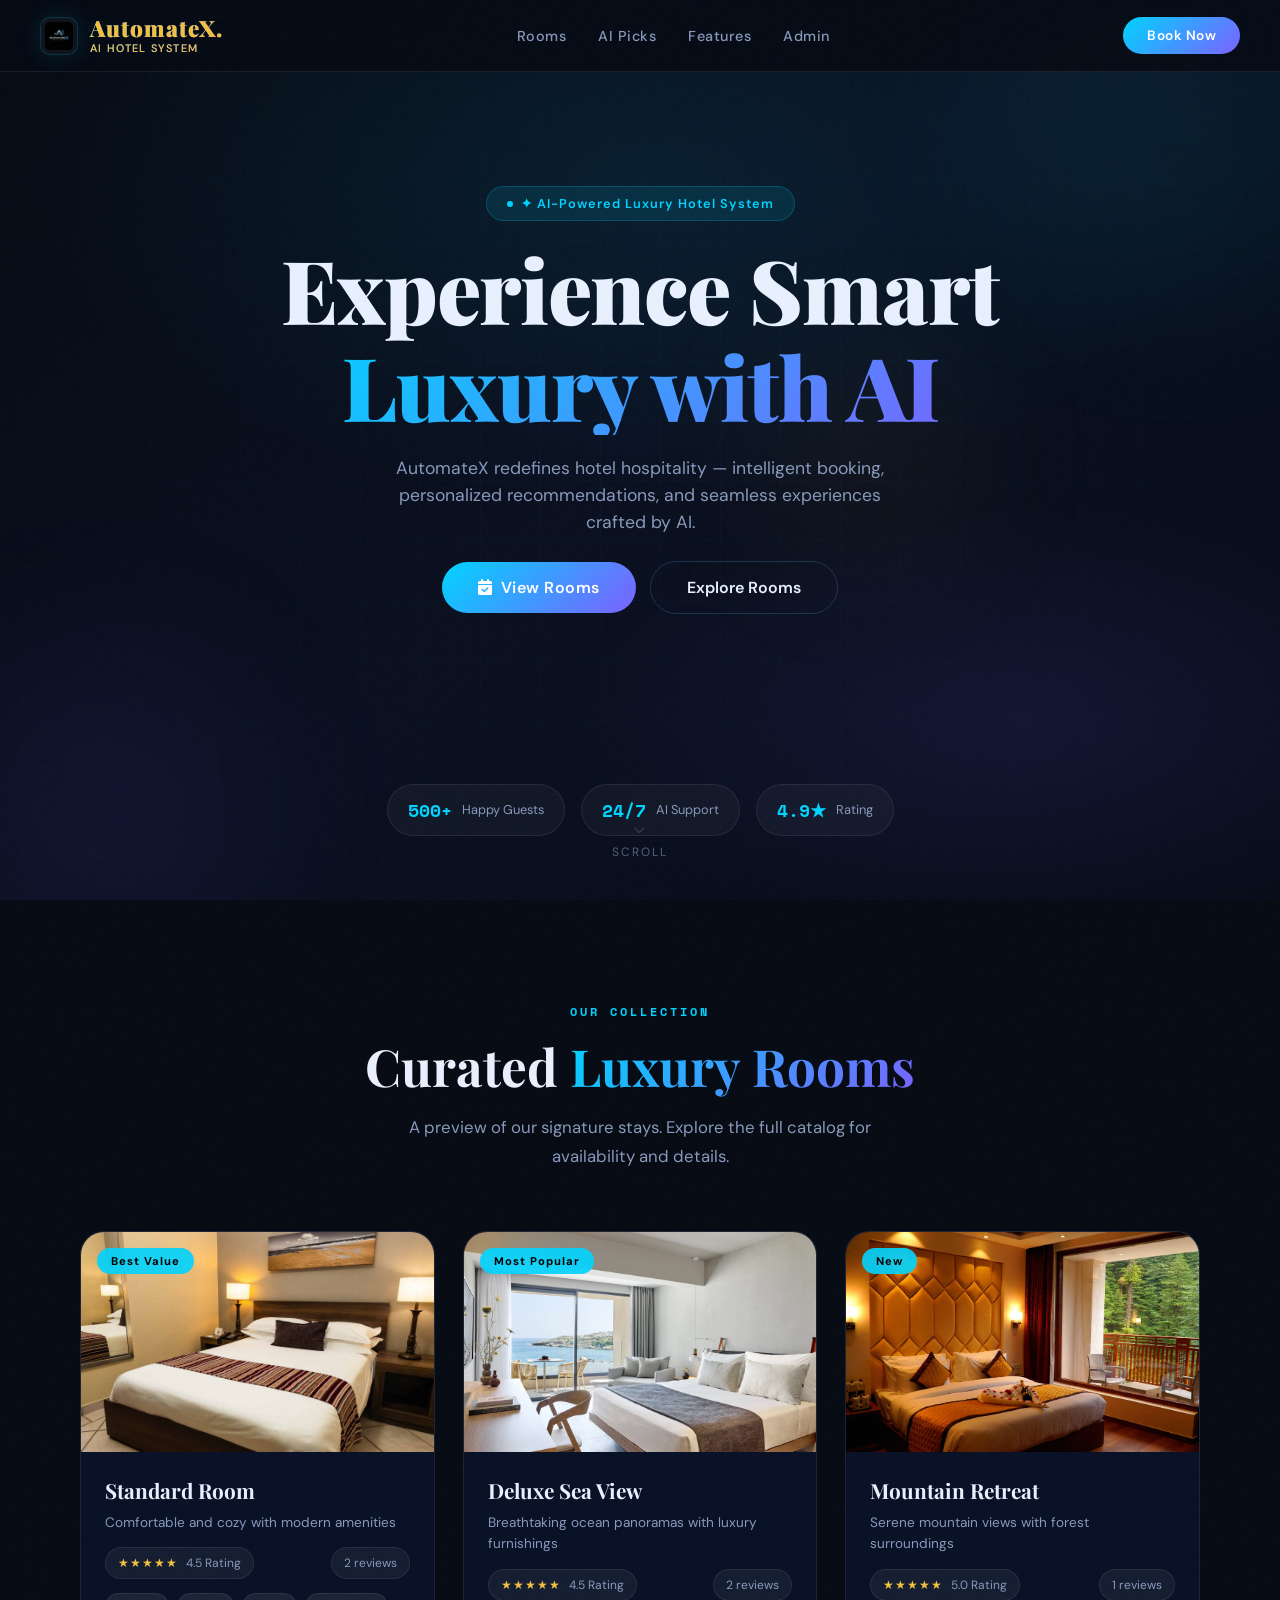
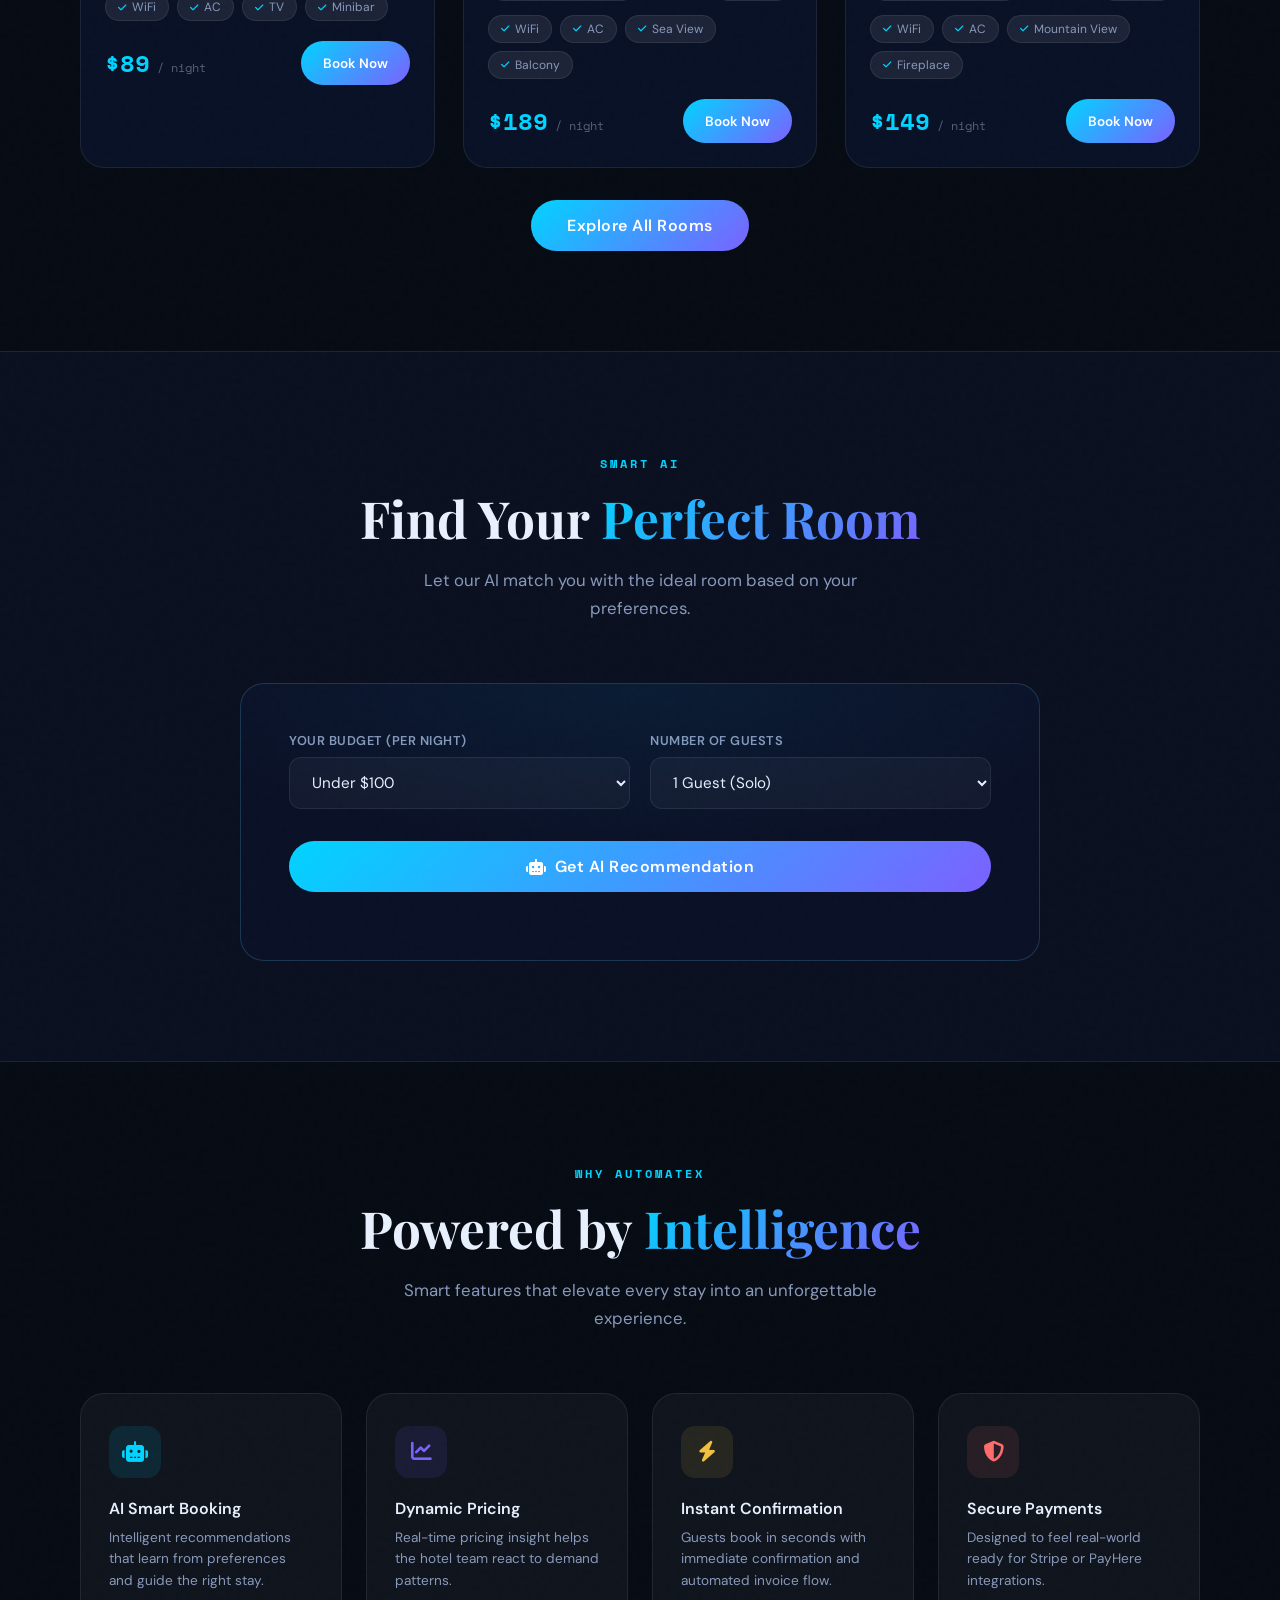
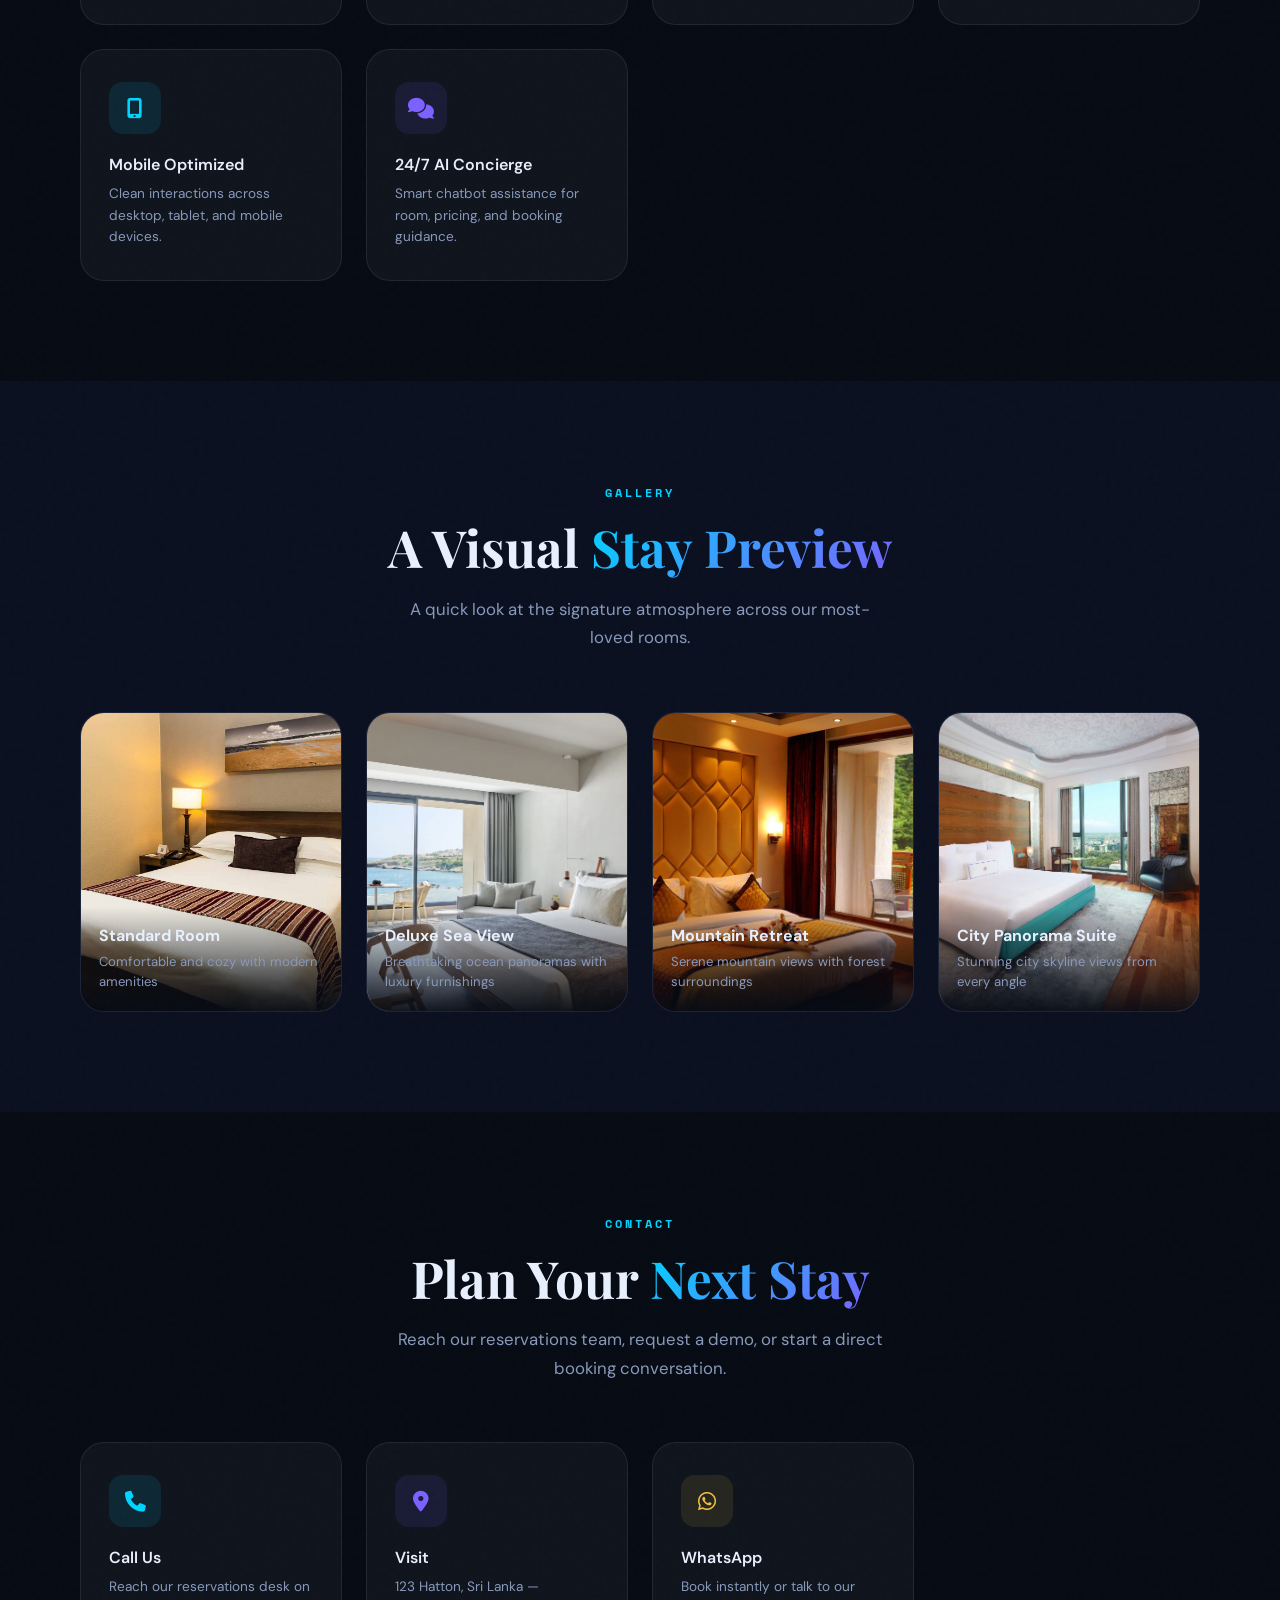
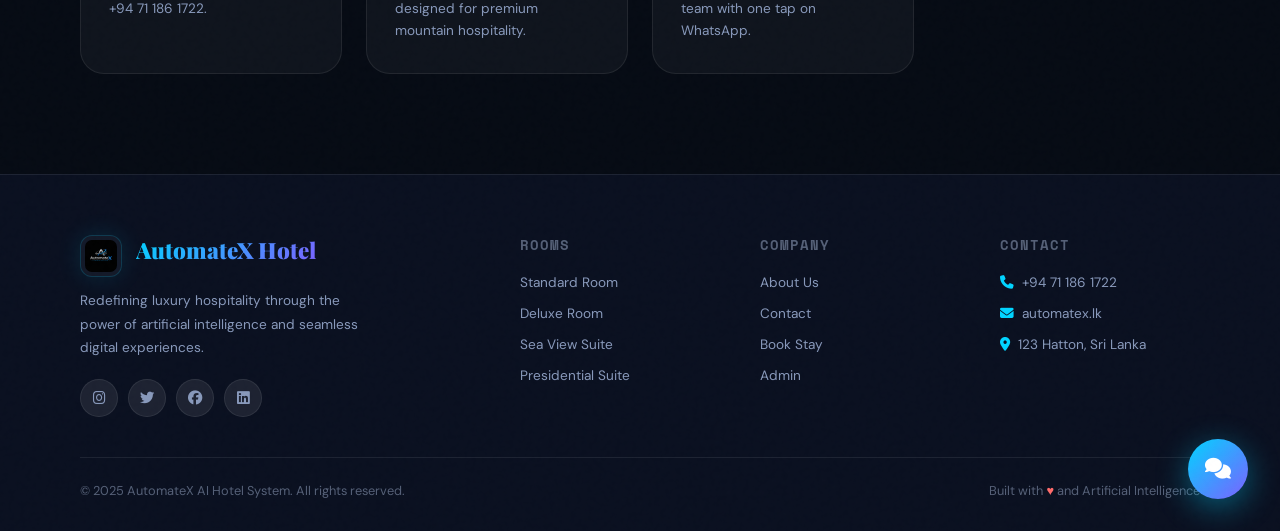
<file: index.html>
<!DOCTYPE html>
<html lang="en">
<head>
<meta charset="UTF-8">
<meta name="viewport" content="width=device-width, initial-scale=1.0">
<title>AutomateX AI Hotel System</title>
<link href="https://fonts.googleapis.com/css2?family=Playfair+Display:wght@400;700;900&family=DM+Sans:wght@300;400;500;600&family=Space+Mono:wght@400;700&display=swap" rel="stylesheet">
<link rel="stylesheet" href="https://cdnjs.cloudflare.com/ajax/libs/font-awesome/6.5.0/css/all.min.css">
<link rel="stylesheet" href="./assets/styles.css">
</head>
<body data-page="home" class="page-shell">
<div class="toast-container" id="toastContainer"></div>
<div class="notification-stack" id="notificationStack"></div>
<div id="siteNavbar"></div>
<main class="page-main">
  <section class="hero" id="hero">
    <div class="hero-bg"></div><div class="hero-grid"></div><div class="orb orb1"></div><div class="orb orb2"></div><div class="orb orb3"></div>
    <div class="hero-content">
      <div class="hero-badge">✦ AI-Powered Luxury Hotel System</div>
      <h1><span class="line1">Experience Smart</span><span class="line2">Luxury with AI</span></h1>
      <p>AutomateX redefines hotel hospitality — intelligent booking, personalized recommendations, and seamless experiences crafted by AI.</p>
      <div class="hero-btns">
        <a class="btn-primary" href="./rooms.html"><i class="fa fa-calendar-check" style="margin-right:8px"></i>View Rooms</a>
        <button class="btn-outline" onclick="smoothScrollTo('rooms-preview')">Explore Rooms</button>
      </div>
    </div>
    <div class="hero-stats">
      <div class="stat-chip"><span class="stat-num">500+</span><span class="stat-label">Happy Guests</span></div>
      <div class="stat-chip"><span class="stat-num">24/7</span><span class="stat-label">AI Support</span></div>
      <div class="stat-chip"><span class="stat-num">4.9★</span><span class="stat-label">Rating</span></div>
    </div>
    <div class="hero-scroll"><i class="fa fa-chevron-down"></i><span>SCROLL</span></div>
  </section>

  <section id="rooms-preview" style="background:var(--bg);">
    <div class="container">
      <div class="section-header">
        <div class="section-tag">Our Collection</div>
        <h2 class="section-title">Curated <span class="gradient-text">Luxury Rooms</span></h2>
        <p class="section-sub">A preview of our signature stays. Explore the full catalog for availability and details.</p>
      </div>
      <div class="rooms-grid" id="roomsPreviewGrid"></div>
      <div style="text-align:center;margin-top:32px;"><a class="btn-primary" href="./rooms.html">Explore All Rooms</a></div>
    </div>
  </section>

  <section class="ai-section" id="ai-rec">
    <div class="container">
      <div class="section-header">
        <div class="section-tag">Smart AI</div>
        <h2 class="section-title">Find Your <span class="gradient-text">Perfect Room</span></h2>
        <p class="section-sub">Let our AI match you with the ideal room based on your preferences.</p>
      </div>
      <div class="ai-card">
        <div class="ai-form">
          <div class="form-group">
            <label>Your Budget (per night)</label>
            <select id="aibudget"><option value="100">Under $100</option><option value="200">$100 – $200</option><option value="350">$200 – $350</option><option value="999">$350+</option></select>
          </div>
          <div class="form-group">
            <label>Number of Guests</label>
            <select id="aiguests"><option value="1">1 Guest (Solo)</option><option value="2">2 Guests (Couple)</option><option value="3">3–4 Guests (Family)</option><option value="5">5+ Guests (Group)</option></select>
          </div>
        </div>
        <button class="btn-primary" id="runAIButton" style="width:100%;margin-bottom:20px;"><i class="fa fa-robot" style="margin-right:8px"></i>Get AI Recommendation</button>
        <div class="ai-thinking" id="aiThinking">✦ AI is analyzing your preferences…</div>
        <div class="ai-result" id="aiResult"><div class="ai-icon">🤖</div><div class="ai-result-text"><h4 id="aiRoomName">Deluxe Sea View Room</h4><p id="aiReason">Based on your budget and guest count, this is our best match.</p></div></div>
      </div>
    </div>
  </section>

  <section id="features" style="background:var(--bg);">
    <div class="container">
      <div class="section-header">
        <div class="section-tag">Why AutomateX</div>
        <h2 class="section-title">Powered by <span class="gradient-text">Intelligence</span></h2>
        <p class="section-sub">Smart features that elevate every stay into an unforgettable experience.</p>
      </div>
      <div class="features-grid">
        <div class="feature-card"><div class="feat-icon blue"><i class="fa fa-robot"></i></div><h3>AI Smart Booking</h3><p>Intelligent recommendations that learn from preferences and guide the right stay.</p></div>
        <div class="feature-card"><div class="feat-icon purple"><i class="fa fa-chart-line"></i></div><h3>Dynamic Pricing</h3><p>Real-time pricing insight helps the hotel team react to demand patterns.</p></div>
        <div class="feature-card"><div class="feat-icon gold"><i class="fa fa-bolt"></i></div><h3>Instant Confirmation</h3><p>Guests book in seconds with immediate confirmation and automated invoice flow.</p></div>
        <div class="feature-card"><div class="feat-icon red"><i class="fa fa-shield-halved"></i></div><h3>Secure Payments</h3><p>Designed to feel real-world ready for Stripe or PayHere integrations.</p></div>
        <div class="feature-card"><div class="feat-icon blue"><i class="fa fa-mobile-alt"></i></div><h3>Mobile Optimized</h3><p>Clean interactions across desktop, tablet, and mobile devices.</p></div>
        <div class="feature-card"><div class="feat-icon purple"><i class="fa fa-comments"></i></div><h3>24/7 AI Concierge</h3><p>Smart chatbot assistance for room, pricing, and booking guidance.</p></div>
      </div>
    </div>
  </section>

  <section id="gallery" style="background:var(--bg2);">
    <div class="container">
      <div class="section-header">
        <div class="section-tag">Gallery</div>
        <h2 class="section-title">A Visual <span class="gradient-text">Stay Preview</span></h2>
        <p class="section-sub">A quick look at the signature atmosphere across our most-loved rooms.</p>
      </div>
      <div class="gallery-grid" id="galleryGrid"></div>
    </div>
  </section>

  <section id="contact" style="background:var(--bg);">
    <div class="container">
      <div class="section-header">
        <div class="section-tag">Contact</div>
        <h2 class="section-title">Plan Your <span class="gradient-text">Next Stay</span></h2>
        <p class="section-sub">Reach our reservations team, request a demo, or start a direct booking conversation.</p>
      </div>
      <div class="features-grid" id="contactCards"></div>
    </div>
  </section>
</main>
<div id="siteFooter"></div>
<div id="bookingRoot"></div>
<div id="chatbotRoot"></div>
<script src="./assets/app.js"></script>
</body>
</html>
</file>
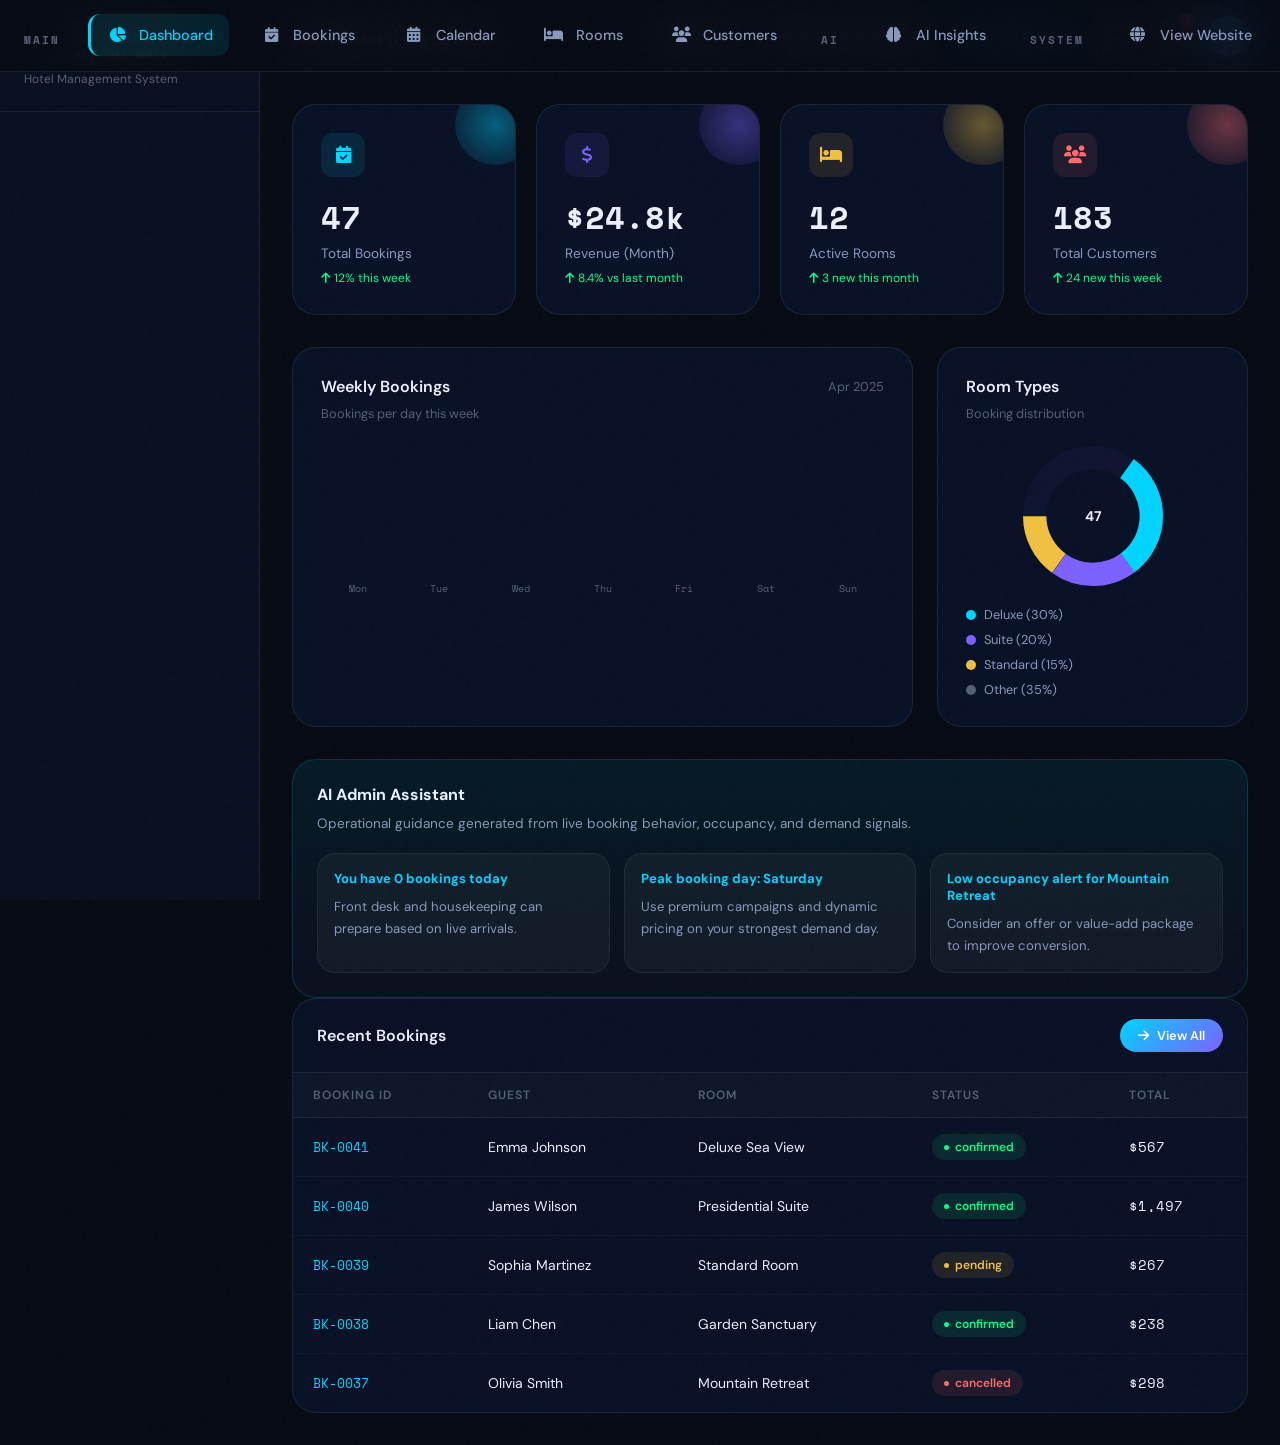
<file: admin.html>
<!DOCTYPE html>
<html lang="en">
<head>
<meta charset="UTF-8"><meta name="viewport" content="width=device-width, initial-scale=1.0">
<title>Admin Dashboard | AutomateX AI Hotel System</title>
<link href="https://fonts.googleapis.com/css2?family=Playfair+Display:wght@400;700;900&family=DM+Sans:wght@300;400;500;600&family=Space+Mono:wght@400;700&display=swap" rel="stylesheet">
<link rel="stylesheet" href="https://cdnjs.cloudflare.com/ajax/libs/font-awesome/6.5.0/css/all.min.css">
<link rel="stylesheet" href="./assets/styles.css">
</head>
<body data-page="admin" class="page-shell">
<div class="toast-container" id="toastContainer"></div><div class="notification-stack" id="notificationStack"></div>
<div class="page active" id="adminPage">
  <div class="sidebar" id="adminSidebar">
    <div class="sidebar-logo"><div class="nav-logo"><img src="./Images/logo.png" alt="AutomateX logo" class="brand-logo-img small"><span class="brand-logo-text"><span>AutomateX<span>.</span></span><span class="brand-logo-sub">AI Hotel Suite</span></span></div><p>Hotel Management System</p></div>
    <nav class="sidebar-nav">
      <div class="sidebar-section">Main</div>
      <div class="sidebar-item active" data-panel="dashboard"><i class="fa fa-chart-pie"></i>Dashboard</div>
      <div class="sidebar-item" data-panel="bookings"><i class="fa fa-calendar-check"></i>Bookings</div>
      <div class="sidebar-item" data-panel="calendar"><i class="fa fa-calendar-days"></i>Calendar</div>
      <div class="sidebar-item" data-panel="rooms"><i class="fa fa-bed"></i>Rooms</div>
      <div class="sidebar-item" data-panel="customers"><i class="fa fa-users"></i>Customers</div>
      <div class="sidebar-section">AI</div>
      <div class="sidebar-item" data-panel="insights"><i class="fa fa-brain"></i>AI Insights</div>
      <div class="sidebar-section">System</div>
      <a class="sidebar-item" href="./index.html"><i class="fa fa-globe"></i>View Website</a>
    </nav>
  </div>
  <div class="admin-main">
    <div class="admin-topbar"><div style="display:flex;align-items:center;gap:12px;"><button class="admin-menu-btn" onclick="toggleSidebar()" aria-label="Toggle admin menu"><i class="fa fa-bars"></i></button><div class="topbar-title" id="adminTitle">Dashboard Overview</div></div><div class="topbar-right"><select class="toolbar-select" id="languageToggle"><option value="en">English</option><option value="si">Sinhala</option><option value="ta">Tamil</option></select><button class="toolbar-btn" id="demoModeBtn"><i class="fa fa-wand-magic-sparkles"></i><span>Enable Demo Mode</span></button><div class="role-pill" id="rolePill">Admin Access</div><div class="topbar-btn"><i class="fa fa-search"></i></div><div class="topbar-btn"><i class="fa fa-bell"></i><div class="notif-badge">3</div></div><div class="admin-avatar" title="Admin User">AX</div></div></div>
    <div class="admin-content">
      <div class="admin-panel active" id="panel-dashboard">
        <div class="stats-grid">
          <div class="stat-card blue"><div class="stat-card-icon"><i class="fa fa-calendar-check"></i></div><div class="stat-card-num" id="statBookings">47</div><div class="stat-card-label">Total Bookings</div><div class="stat-card-change"><i class="fa fa-arrow-up"></i> 12% this week</div></div>
          <div class="stat-card purple"><div class="stat-card-icon"><i class="fa fa-dollar-sign"></i></div><div class="stat-card-num" id="statRevenue">$24.8k</div><div class="stat-card-label">Revenue (Month)</div><div class="stat-card-change"><i class="fa fa-arrow-up"></i> 8.4% vs last month</div></div>
          <div class="stat-card gold"><div class="stat-card-icon"><i class="fa fa-bed"></i></div><div class="stat-card-num" id="statRooms">12</div><div class="stat-card-label">Active Rooms</div><div class="stat-card-change"><i class="fa fa-arrow-up"></i> 3 new this month</div></div>
          <div class="stat-card red"><div class="stat-card-icon"><i class="fa fa-users"></i></div><div class="stat-card-num" id="statCustomers">183</div><div class="stat-card-label">Total Customers</div><div class="stat-card-change"><i class="fa fa-arrow-up"></i> 24 new this week</div></div>
        </div>
        <div class="charts-grid"><div class="chart-card"><div class="chart-title">Weekly Bookings <span style="font-size:.8rem;color:var(--text3);font-weight:400">Apr 2025</span></div><div class="chart-sub">Bookings per day this week</div><div class="bar-chart" id="weeklyChart"></div></div><div class="chart-card"><div class="chart-title">Room Types</div><div class="chart-sub">Booking distribution</div><div class="donut-wrap"><svg class="donut-svg" viewBox="0 0 120 120"><circle cx="60" cy="60" r="50" fill="none" stroke="#0d1530" stroke-width="20"/><circle cx="60" cy="60" r="50" fill="none" stroke="#00d4ff" stroke-width="20" stroke-dasharray="94.2 220" stroke-dashoffset="-31" transform="rotate(-90 60 60)"/><circle cx="60" cy="60" r="50" fill="none" stroke="#7b61ff" stroke-width="20" stroke-dasharray="62.8 220" stroke-dashoffset="-125" transform="rotate(-90 60 60)"/><circle cx="60" cy="60" r="50" fill="none" stroke="#f0c040" stroke-width="20" stroke-dasharray="47.1 220" stroke-dashoffset="-188" transform="rotate(-90 60 60)"/><text x="60" y="64" text-anchor="middle" fill="#e8f0fe" font-size="12" font-weight="bold">47</text></svg><div class="donut-legend"><div class="legend-item"><div class="legend-dot" style="background:var(--neon)"></div>Deluxe (30%)</div><div class="legend-item"><div class="legend-dot" style="background:var(--neon2)"></div>Suite (20%)</div><div class="legend-item"><div class="legend-dot" style="background:var(--gold)"></div>Standard (15%)</div><div class="legend-item"><div class="legend-dot" style="background:var(--text3)"></div>Other (35%)</div></div></div></div></div>
        <div class="assistant-card"><h3>AI Admin Assistant</h3><p>Operational guidance generated from live booking behavior, occupancy, and demand signals.</p><div class="assistant-insights" id="assistantInsights"></div></div>
        <div class="table-card"><div class="table-header"><h3>Recent Bookings</h3><button class="btn-add" onclick="showPanel('bookings',document.querySelector('[data-panel=bookings]'))" style="padding:8px 18px;font-size:.8rem;"><i class="fa fa-arrow-right"></i> View All</button></div><div style="overflow-x:auto;"><table class="data-table" id="recentBookingsTable"></table></div></div>
      </div>
      <div class="admin-panel" id="panel-bookings"><div class="page-header"><h2>Booking Management</h2><div class="panel-actions"><button class="toolbar-btn" onclick="exportBookingsCSV()"><i class="fa fa-file-csv"></i><span>Export Bookings</span></button><div class="search-bar"><i class="fa fa-search"></i><input type="text" id="bookingSearch" placeholder="Search bookings..."></div></div></div><div class="table-card"><div style="overflow-x:auto;"><table class="data-table" id="bookingsTable"></table></div></div></div>
      <div class="admin-panel" id="panel-calendar"><div class="page-header"><h2>Booking Calendar</h2><div class="role-pill" id="calendarOccupancyLabel">Occupancy View</div></div><div class="calendar-shell"><div class="calendar-card"><div class="calendar-head"><div><h3 style="font-size:1.1rem;margin-bottom:6px;" id="calendarMonthLabel">April 2025</h3><p style="font-size:.82rem;color:var(--text2);">Booked dates glow in neon. Click a date to inspect occupancy and reservation details.</p></div><div class="calendar-nav"><button onclick="changeCalendarMonth(-1)"><i class="fa fa-chevron-left"></i></button><button onclick="changeCalendarMonth(1)"><i class="fa fa-chevron-right"></i></button></div></div><div class="calendar-weekdays"><div>Sun</div><div>Mon</div><div>Tue</div><div>Wed</div><div>Thu</div><div>Fri</div><div>Sat</div></div><div class="calendar-grid" id="calendarGrid"></div></div><div class="day-bookings-card"><h3 style="font-size:1.1rem;">Date Snapshot</h3><p style="font-size:.82rem;color:var(--text2);margin-top:6px;" id="calendarSelectedDateLabel">Select a date to view live booking activity.</p><div class="day-bookings-list" id="dayBookingsList"></div></div></div></div>
      <div class="admin-panel" id="panel-rooms"><div class="page-header"><h2>Room Management</h2></div><div class="room-admin-grid" id="adminRoomsGrid"></div></div>
      <div class="admin-panel" id="panel-customers"><div class="page-header"><h2>Customer Management</h2><div class="panel-actions"><button class="toolbar-btn" onclick="exportCustomersCSV()"><i class="fa fa-file-export"></i><span>Export Customers</span></button><div class="search-bar"><i class="fa fa-search"></i><input type="text" id="customerSearch" placeholder="Search customers..."></div></div></div><div class="table-card"><div style="overflow-x:auto;"><table class="data-table" id="customersTable"></table></div></div></div>
      <div class="admin-panel" id="panel-insights"><div class="page-header"><h2>AI Smart Insights</h2></div><div class="insights-grid"><div class="insight-card"><h4>Most Booked Room</h4><div class="insight-value">Deluxe Sea View</div><div class="insight-sub">18 bookings this month</div></div><div class="insight-card"><h4>Peak Booking Day</h4><div class="insight-value">Friday</div><div class="insight-sub">42% more bookings vs avg</div></div><div class="insight-card"><h4>Avg Stay Duration</h4><div class="insight-value">3.2 nights</div><div class="insight-sub">↑ 0.4 nights vs last month</div></div><div class="insight-card"><h4>Occupancy Rate</h4><div class="insight-value">78%</div><div class="insight-sub">Target: 85% — 7% gap</div></div><div class="insight-card"><h4>Revenue per Room</h4><div class="insight-value">$2,066</div><div class="insight-sub">This month average</div></div><div class="insight-card"><h4>Guest Satisfaction</h4><div class="insight-value" id="avgReviewInsight">4.9 / 5</div><div class="insight-sub" id="avgReviewInsightSub">Based on 83 reviews</div></div></div><div class="smart-insight-banner"><h4>Smart Pricing Insight</h4><p id="smartPricingMessage">High demand detected on weekends — consider increasing price by 10%.</p></div><div class="table-card" style="margin-top:24px;"><div class="table-header"><h3>AI Assistant Watchlist</h3></div><div style="padding:24px;"><div class="insight-bullet-list" id="insightWatchlist"></div></div></div></div>
    </div>
  </div>
  <div class="sidebar-toggle" onclick="toggleSidebar()"><i class="fa fa-bars"></i></div>
</div>
<script src="./assets/app.js"></script>
</body>
</html>
</file>
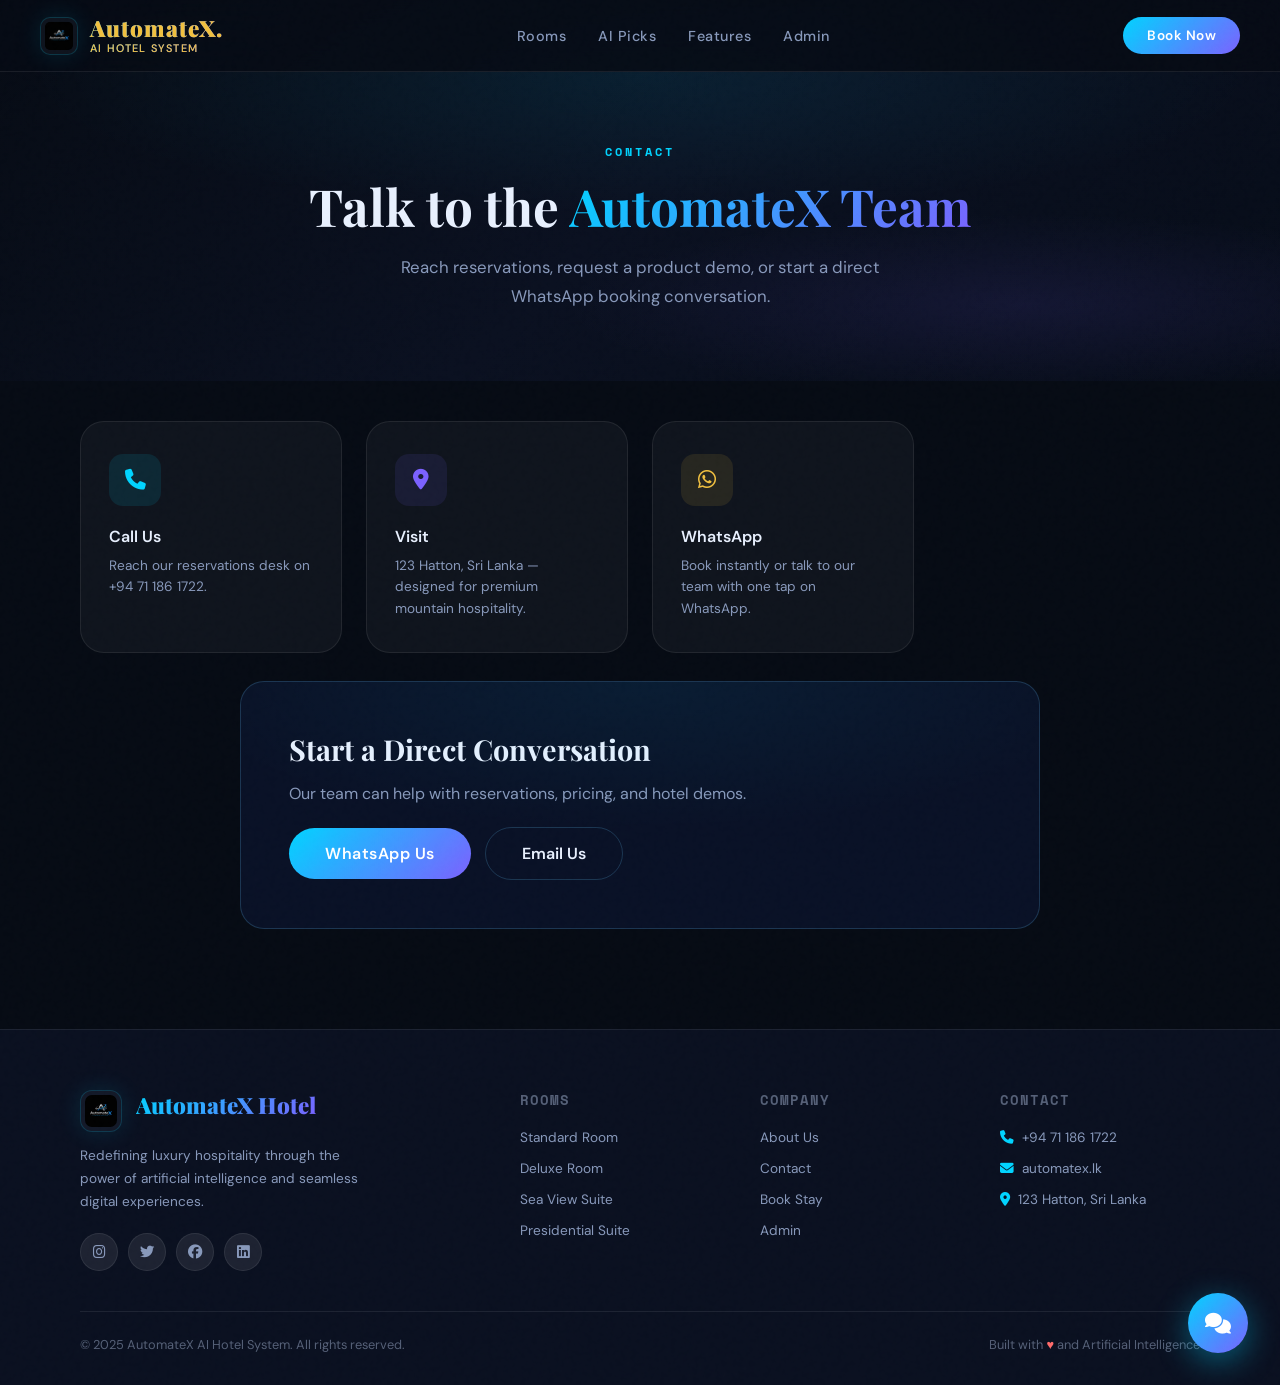
<file: contact.html>
<!DOCTYPE html>
<html lang="en">
<head>
<meta charset="UTF-8"><meta name="viewport" content="width=device-width, initial-scale=1.0">
<title>Contact | AutomateX AI Hotel System</title>
<link href="https://fonts.googleapis.com/css2?family=Playfair+Display:wght@400;700;900&family=DM+Sans:wght@300;400;500;600&family=Space+Mono:wght@400;700&display=swap" rel="stylesheet">
<link rel="stylesheet" href="https://cdnjs.cloudflare.com/ajax/libs/font-awesome/6.5.0/css/all.min.css">
<link rel="stylesheet" href="./assets/styles.css">
</head>
<body data-page="contact" class="page-shell">
<div class="toast-container" id="toastContainer"></div><div class="notification-stack" id="notificationStack"></div>
<div id="siteNavbar"></div>
<main class="page-main">
  <section class="page-hero"><div class="container"><div class="page-hero-content"><div class="section-tag">Contact</div><h1 class="section-title">Talk to the <span class="gradient-text">AutomateX Team</span></h1><p class="section-sub">Reach reservations, request a product demo, or start a direct WhatsApp booking conversation.</p></div></div></section>
  <section style="background:var(--bg);padding-top:40px;"><div class="container"><div class="features-grid" id="contactCards"></div><div class="contact-panel"><div class="ai-card"><h3 style="font-family:'Playfair Display',serif;font-size:1.8rem;margin-bottom:12px;">Start a Direct Conversation</h3><p style="color:var(--text2);line-height:1.7;margin-bottom:20px;">Our team can help with reservations, pricing, and hotel demos.</p><div class="hero-btns" style="justify-content:flex-start;"><a class="btn-primary" href="https://wa.me/?text=Hello%2C%20I%20would%20like%20to%20know%20more%20about%20AutomateX%20Hotel%20bookings%20and%20demos.">WhatsApp Us</a><a class="btn-outline" href="mailto:hello@automatex.ai">Email Us</a></div></div></div></div></section>
</main>
<div id="siteFooter"></div>
<div id="bookingRoot"></div>
<div id="chatbotRoot"></div>
<script src="./assets/app.js"></script>
</body>
</html>
</file>
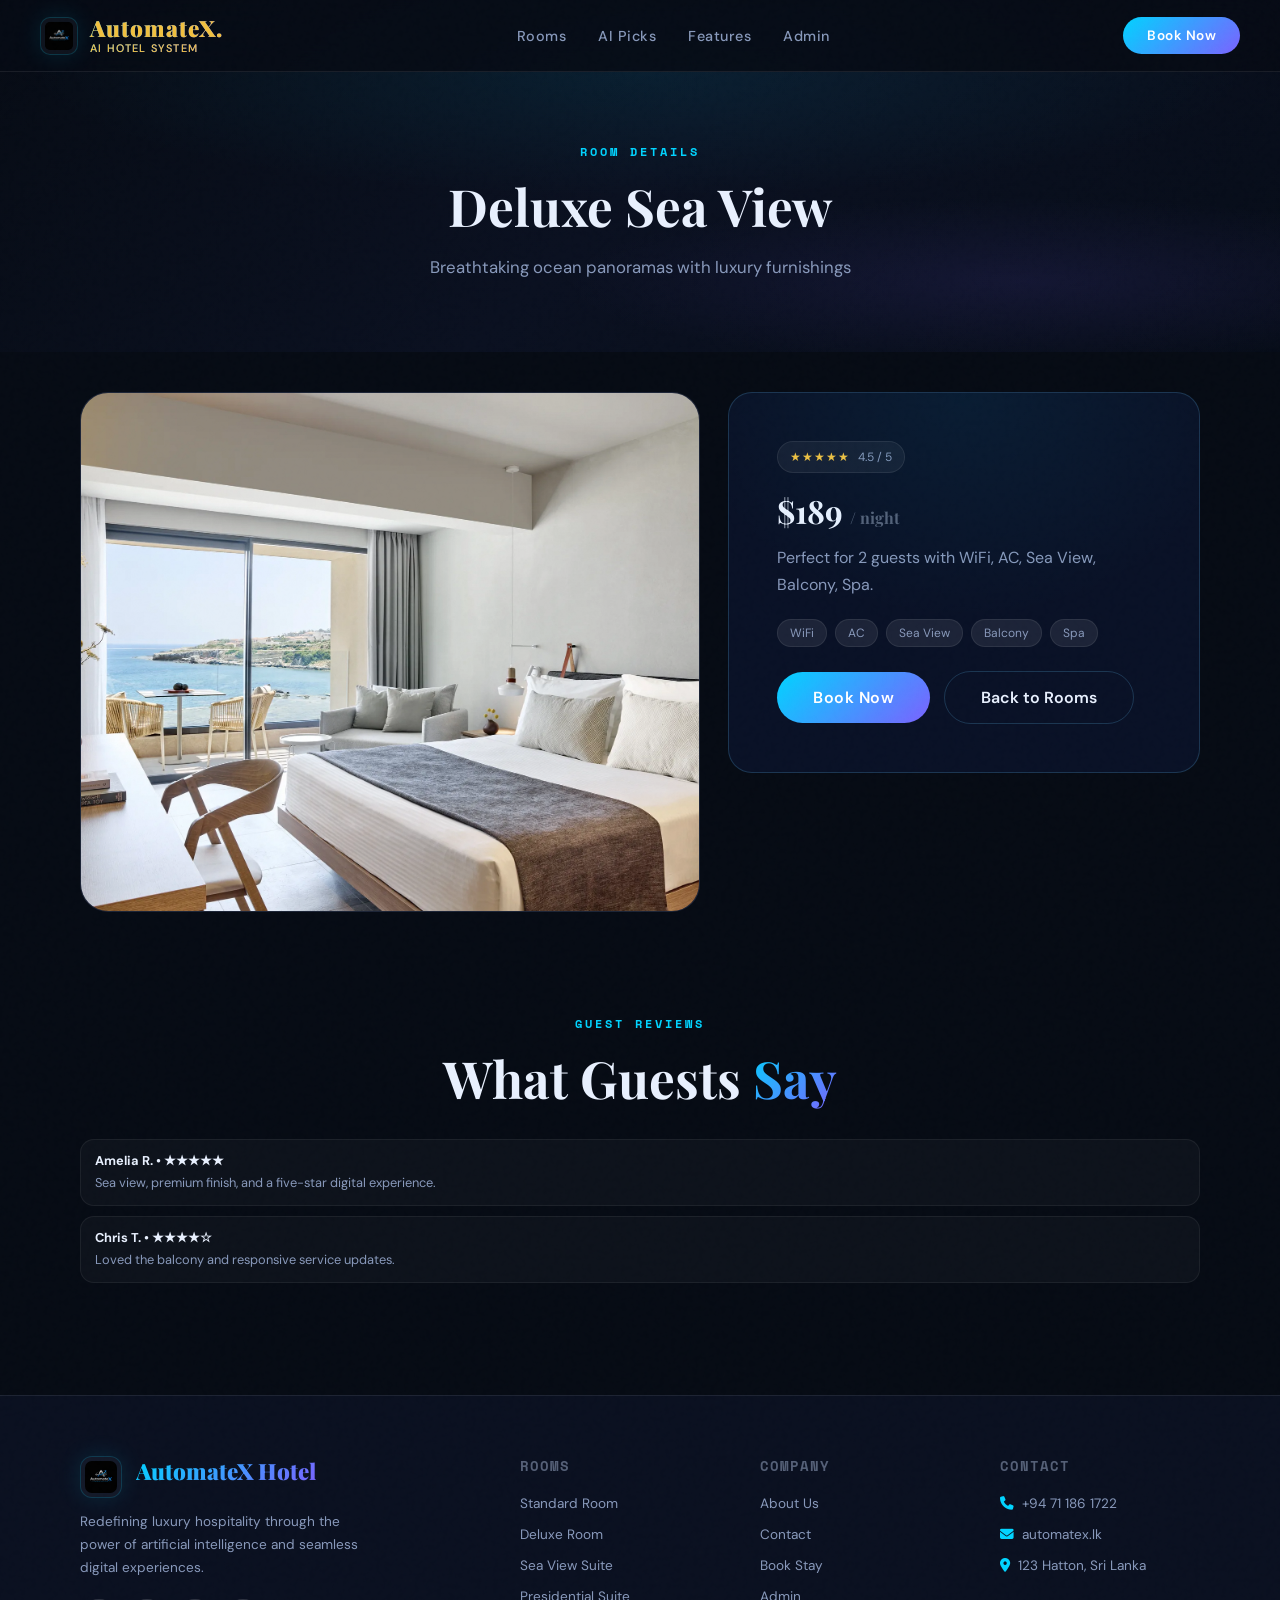
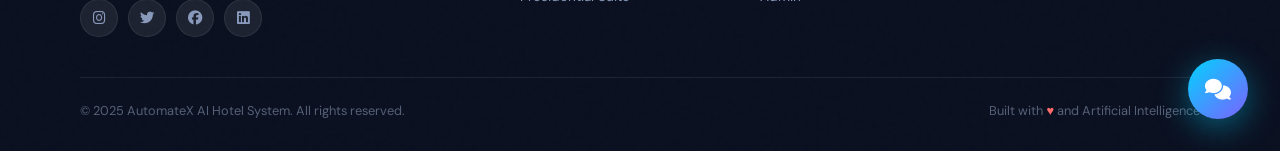
<file: room-details.html>
<!DOCTYPE html>
<html lang="en">
<head>
<meta charset="UTF-8"><meta name="viewport" content="width=device-width, initial-scale=1.0">
<title>Room Details | AutomateX AI Hotel System</title>
<link href="https://fonts.googleapis.com/css2?family=Playfair+Display:wght@400;700;900&family=DM+Sans:wght@300;400;500;600&family=Space+Mono:wght@400;700&display=swap" rel="stylesheet">
<link rel="stylesheet" href="https://cdnjs.cloudflare.com/ajax/libs/font-awesome/6.5.0/css/all.min.css">
<link rel="stylesheet" href="./assets/styles.css">
</head>
<body data-page="details" class="page-shell">
<div class="toast-container" id="toastContainer"></div><div class="notification-stack" id="notificationStack"></div>
<div id="siteNavbar"></div>
<main class="page-main"><div id="roomDetailsMount"></div></main>
<div id="siteFooter"></div>
<div id="bookingRoot"></div>
<div id="chatbotRoot"></div>
<script src="./assets/app.js"></script>
</body>
</html>
</file>
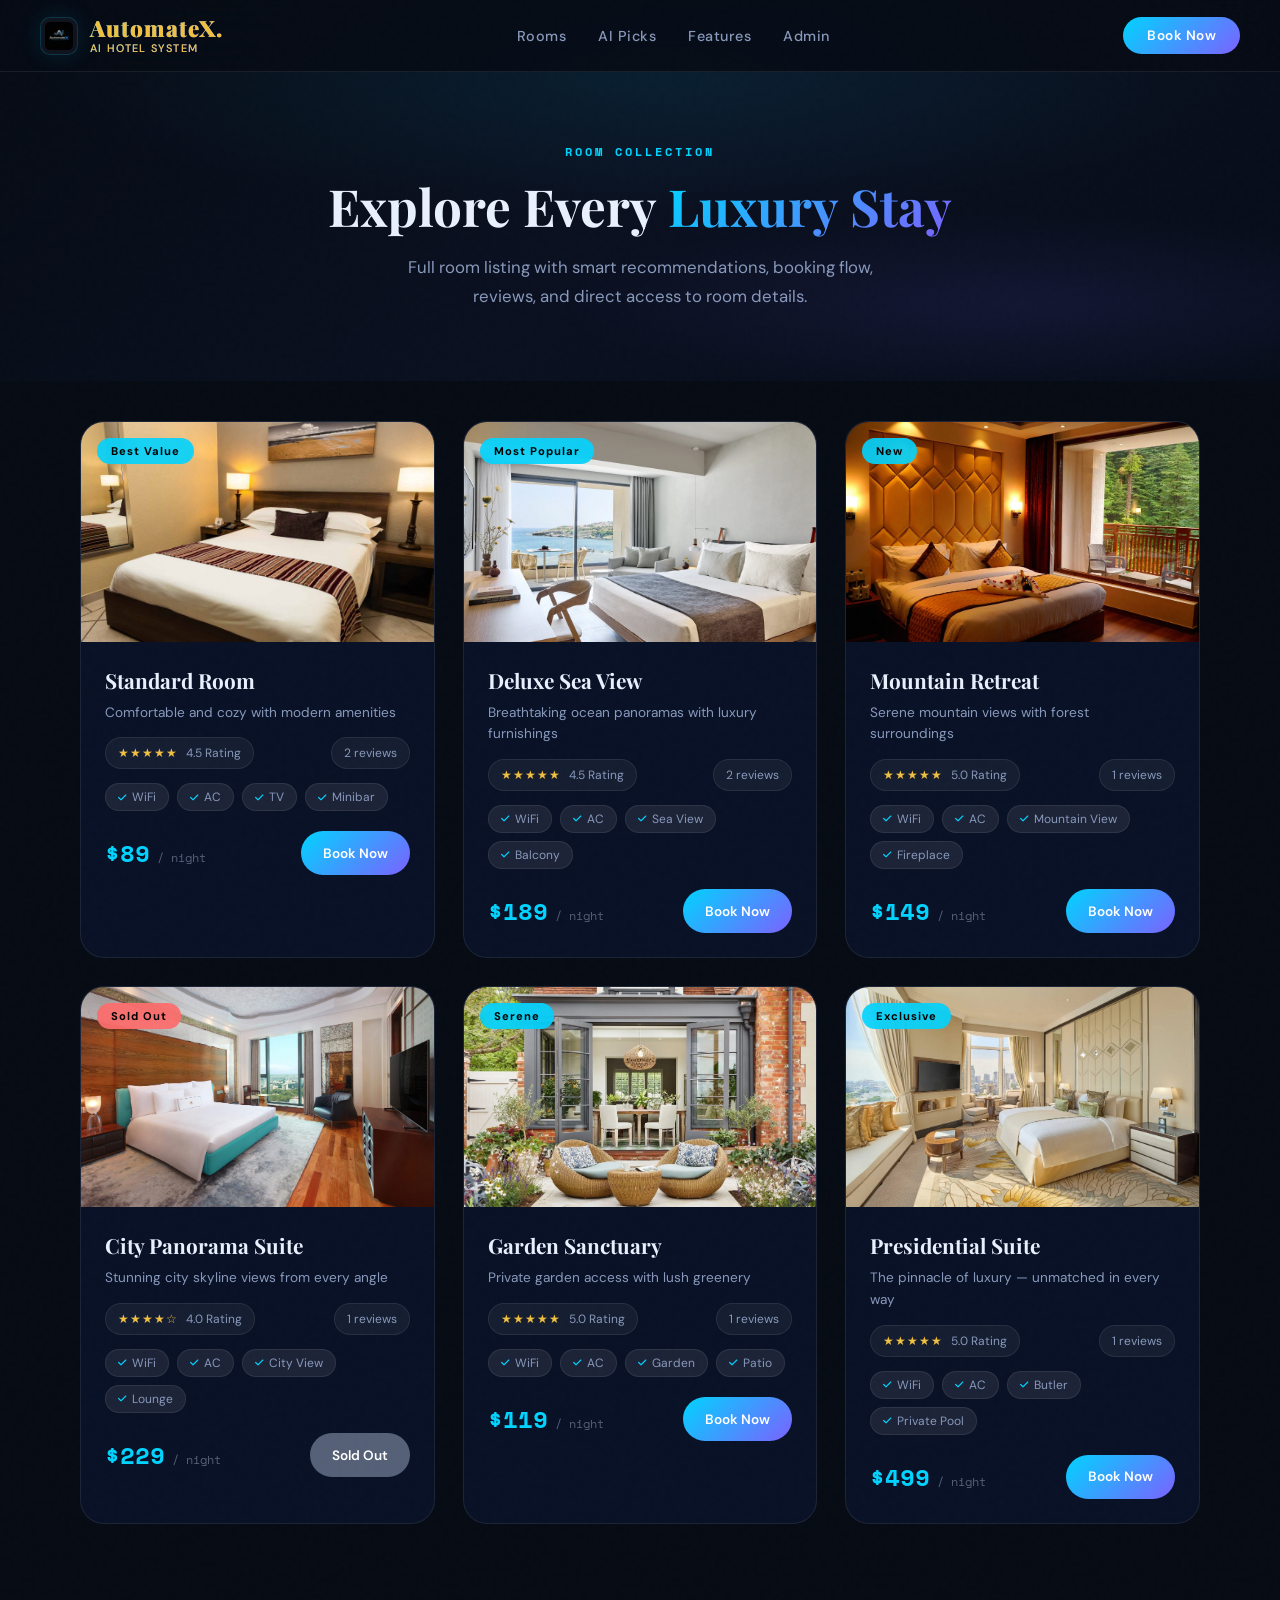
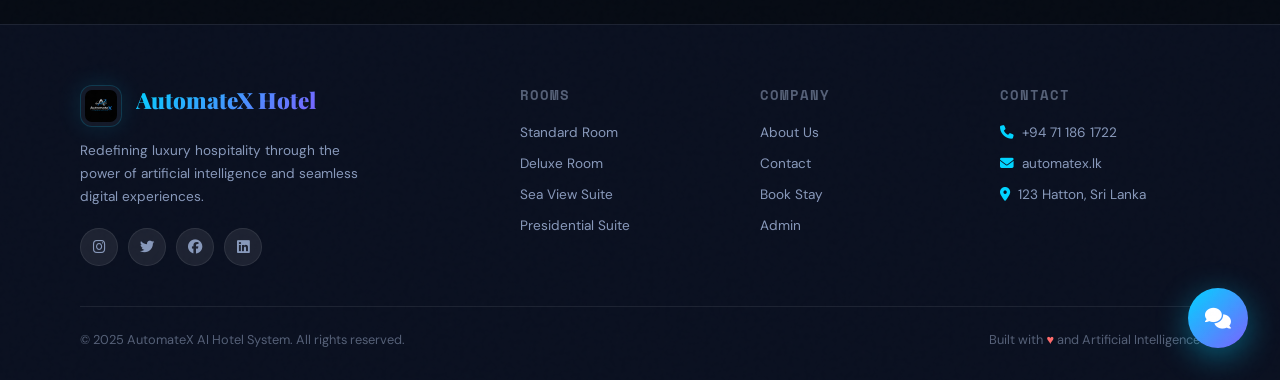
<file: rooms.html>
<!DOCTYPE html>
<html lang="en">
<head>
<meta charset="UTF-8"><meta name="viewport" content="width=device-width, initial-scale=1.0">
<title>Rooms | AutomateX AI Hotel System</title>
<link href="https://fonts.googleapis.com/css2?family=Playfair+Display:wght@400;700;900&family=DM+Sans:wght@300;400;500;600&family=Space+Mono:wght@400;700&display=swap" rel="stylesheet">
<link rel="stylesheet" href="https://cdnjs.cloudflare.com/ajax/libs/font-awesome/6.5.0/css/all.min.css">
<link rel="stylesheet" href="./assets/styles.css">
</head>
<body data-page="rooms" class="page-shell">
<div class="toast-container" id="toastContainer"></div><div class="notification-stack" id="notificationStack"></div>
<div id="siteNavbar"></div>
<main class="page-main">
  <section class="page-hero">
    <div class="container"><div class="page-hero-content"><div class="section-tag">Room Collection</div><h1 class="section-title">Explore Every <span class="gradient-text">Luxury Stay</span></h1><p class="section-sub">Full room listing with smart recommendations, booking flow, reviews, and direct access to room details.</p></div></div>
  </section>
  <section style="background:var(--bg);padding-top:40px;">
    <div class="container"><div class="rooms-grid" id="roomsGrid"></div></div>
  </section>
</main>
<div id="siteFooter"></div>
<div id="bookingRoot"></div>
<div id="chatbotRoot"></div>
<script src="./assets/app.js"></script>
</body>
</html>
</file>
<file: assets/styles.css>
:root {
  --bg: #060b14;
  --bg2: #0a1020;
  --bg3: #0d1530;
  --glass: rgba(255,255,255,0.04);
  --glass2: rgba(255,255,255,0.08);
  --border: rgba(255,255,255,0.08);
  --border2: rgba(100,200,255,0.2);
  --neon: #00d4ff;
  --neon2: #7b61ff;
  --neon3: #ff6b6b;
  --gold: #f0c040;
  --text: #e8f0fe;
  --text2: #8899bb;
  --text3: #556077;
  --card: rgba(10,18,40,0.9);
  --radius: 16px;
  --radius2: 24px;
  --shadow: 0 8px 32px rgba(0,0,0,0.5);
  --glow: 0 0 30px rgba(0,212,255,0.15);
  --glow2: 0 0 60px rgba(0,212,255,0.08);
}
*{margin:0;padding:0;box-sizing:border-box;}
html{scroll-behavior:smooth;}
body{font-family:'DM Sans',sans-serif;background:var(--bg);color:var(--text);overflow-x:hidden;cursor:default;}
a{color:inherit;text-decoration:none;}
a:hover,a:focus,a:active{text-decoration:none;}
button{font:inherit;}

/* ─── SCROLLBAR ─── */
::-webkit-scrollbar{width:6px;}
::-webkit-scrollbar-track{background:var(--bg);}
::-webkit-scrollbar-thumb{background:var(--neon2);border-radius:3px;}

/* ─── NOISE OVERLAY ─── */
body::before{content:'';position:fixed;inset:0;background-image:url("data:image/svg+xml,%3Csvg viewBox='0 0 256 256' xmlns='http://www.w3.org/2000/svg'%3E%3Cfilter id='n'%3E%3CfeTurbulence type='fractalNoise' baseFrequency='0.9' numOctaves='4' stitchTiles='stitch'/%3E%3C/filter%3E%3Crect width='100%25' height='100%25' filter='url(%23n)' opacity='0.04'/%3E%3C/svg%3E");pointer-events:none;z-index:9999;opacity:.4;}

/* ─── PAGE SYSTEM ─── */
.page{display:none;min-height:100vh;}
.page.active{display:block;}

/* ─── NAV ─── */
nav{position:fixed;top:0;left:0;right:0;z-index:1000;padding:0 40px;height:72px;display:flex;align-items:center;justify-content:space-between;background:rgba(6,11,20,0.85);backdrop-filter:blur(20px);border-bottom:1px solid var(--border);}
.nav-logo{font-family:'Playfair Display',serif;font-size:1.4rem;font-weight:900;background:linear-gradient(135deg,var(--neon),var(--neon2));-webkit-background-clip:text;-webkit-text-fill-color:transparent;letter-spacing:1px;cursor:pointer;display:inline-flex;align-items:center;gap:12px;}
.nav-logo span{color:var(--gold);-webkit-text-fill-color:var(--gold);}
.brand-logo-img{width:42px;height:42px;object-fit:contain;border-radius:12px;padding:4px;background:rgba(255,255,255,0.04);border:1px solid rgba(0,212,255,0.18);box-shadow:0 0 24px rgba(0,212,255,0.12);}
.brand-logo-img.large{width:64px;height:64px;border-radius:18px;}
.brand-logo-img.small{width:38px;height:38px;border-radius:10px;}
.brand-logo-text{display:flex;flex-direction:column;line-height:1;}
.brand-logo-sub{font-family:'DM Sans',sans-serif;font-size:.68rem;font-weight:500;letter-spacing:1.2px;text-transform:uppercase;color:var(--text3);margin-top:4px;-webkit-text-fill-color:var(--text3);}
.nav-links{display:flex;gap:32px;align-items:center;}
.nav-links a{color:var(--text2);text-decoration:none;font-size:.9rem;font-weight:500;transition:.3s;letter-spacing:.5px;cursor:pointer;}
.nav-links a:hover{color:var(--neon);}
.nav-cta{background:linear-gradient(135deg,var(--neon),var(--neon2));color:#fff;border:none;padding:10px 24px;border-radius:50px;font-size:.85rem;font-weight:600;cursor:pointer;transition:.3s;letter-spacing:.5px;}
.nav-cta:hover{transform:translateY(-2px);box-shadow:0 8px 24px rgba(0,212,255,0.4);}
.hamburger{display:none;flex-direction:column;gap:5px;cursor:pointer;padding:8px;}
.hamburger span{display:block;width:24px;height:2px;background:var(--text);transition:.3s;}
.mobile-menu{display:none;position:fixed;top:72px;left:0;right:0;background:rgba(6,11,20,0.98);backdrop-filter:blur(20px);padding:24px;border-bottom:1px solid var(--border);z-index:999;flex-direction:column;gap:16px;}
.mobile-menu.open{display:flex;}
.mobile-menu a{color:var(--text2);text-decoration:none;font-size:1rem;padding:12px 0;border-bottom:1px solid var(--border);cursor:pointer;}

/* ─── HERO ─── */
.hero{position:relative;min-height:100vh;display:flex;align-items:center;justify-content:center;overflow:hidden;padding:120px 0 220px;}
.hero-bg{position:absolute;inset:0;background:
  radial-gradient(ellipse 80% 60% at 50% 20%,rgba(0,212,255,0.08) 0%,transparent 60%),
  radial-gradient(ellipse 60% 40% at 80% 80%,rgba(123,97,255,0.1) 0%,transparent 60%),
  linear-gradient(135deg,#060b14 0%,#0a1020 50%,#060c18 100%);
}
.hero-grid{position:absolute;inset:0;background-image:linear-gradient(rgba(0,212,255,0.03) 1px,transparent 1px),linear-gradient(90deg,rgba(0,212,255,0.03) 1px,transparent 1px);background-size:60px 60px;mask-image:radial-gradient(ellipse 70% 70% at 50% 50%,black,transparent);}
.orb{position:absolute;border-radius:50%;filter:blur(80px);animation:orbFloat 8s ease-in-out infinite;}
.orb1{width:400px;height:400px;background:rgba(0,212,255,0.06);top:-100px;right:-100px;animation-delay:0s;}
.orb2{width:300px;height:300px;background:rgba(123,97,255,0.08);bottom:-50px;left:-50px;animation-delay:-3s;}
.orb3{width:200px;height:200px;background:rgba(240,192,64,0.05);top:40%;left:60%;animation-delay:-5s;}
@keyframes orbFloat{0%,100%{transform:translateY(0) scale(1);}50%{transform:translateY(-30px) scale(1.05);}}
.hero-content{position:relative;z-index:2;text-align:center;max-width:800px;padding:0 24px;display:flex;flex-direction:column;align-items:center;gap:20px;animation:heroIn 1.2s ease forwards;}
@keyframes heroIn{from{opacity:0;transform:translateY(40px);}to{opacity:1;transform:translateY(0);}}
.hero-badge{display:inline-flex;align-items:center;gap:8px;background:rgba(0,212,255,0.1);border:1px solid rgba(0,212,255,0.2);border-radius:50px;padding:8px 20px;font-size:.8rem;color:var(--neon);font-weight:600;letter-spacing:1px;}
.hero-badge::before{content:'';width:6px;height:6px;background:var(--neon);border-radius:50%;animation:pulse 2s infinite;}
@keyframes pulse{0%,100%{opacity:1;}50%{opacity:.3;}}
.hero h1{font-family:'Playfair Display',serif;font-size:clamp(2.5rem,7vw,5.5rem);font-weight:900;line-height:1.1;letter-spacing:-1px;}
.hero h1 .line1{display:block;color:var(--text);}
.hero h1 .line2{display:block;background:linear-gradient(135deg,var(--neon),var(--neon2));-webkit-background-clip:text;-webkit-text-fill-color:transparent;}
.hero p{font-size:1.1rem;color:var(--text2);max-width:520px;margin:0 auto;line-height:1.55;}
.hero-btns{display:flex;gap:14px;justify-content:center;align-items:center;flex-wrap:nowrap;row-gap:0;margin-top:4px;}
.btn-primary{background:linear-gradient(135deg,var(--neon),var(--neon2));color:#fff;border:none;padding:16px 36px;border-radius:50px;font-size:1rem;font-weight:600;cursor:pointer;transition:.3s;letter-spacing:.5px;}
.btn-primary:hover{transform:translateY(-3px);box-shadow:0 12px 40px rgba(0,212,255,0.4);}
.btn-primary:active{transform:translateY(-1px) scale(.985);}
.btn-outline{background:transparent;color:var(--text);border:1px solid var(--border2);padding:16px 36px;border-radius:50px;font-size:1rem;font-weight:600;cursor:pointer;transition:.3s;}
.btn-outline:hover{border-color:var(--neon);color:var(--neon);transform:translateY(-3px);}
.btn-outline:active{transform:translateY(-1px) scale(.985);}
.btn-primary,.btn-outline{display:inline-flex;align-items:center;justify-content:center;text-decoration:none;line-height:1.2;white-space:nowrap;flex:0 0 auto;}
.btn-primary:hover,.btn-primary:focus,.btn-outline:hover,.btn-outline:focus{text-decoration:none;}
.hero-scroll{position:absolute;bottom:40px;left:50%;transform:translateX(-50%);display:flex;flex-direction:column;align-items:center;gap:8px;color:var(--text3);font-size:.75rem;letter-spacing:2px;animation:scrollBob 2s ease-in-out infinite;}
@keyframes scrollBob{0%,100%{transform:translateX(-50%) translateY(0);}50%{transform:translateX(-50%) translateY(8px);}}

/* ─── FLOATING STATS ─── */
.hero-stats{position:absolute;bottom:64px;left:50%;transform:translateX(-50%);display:flex;gap:16px;z-index:2;flex-wrap:nowrap;justify-content:center;align-items:center;width:min(100%,calc(100% - 48px));}
.stat-chip{background:var(--glass);backdrop-filter:blur(20px);border:1px solid var(--border);border-radius:50px;padding:12px 20px;display:flex;align-items:center;justify-content:center;gap:10px;animation:chipIn 1s ease backwards;flex:0 1 auto;min-width:0;white-space:nowrap;}
.stat-chip:nth-child(1){animation-delay:.3s;}
.stat-chip:nth-child(2){animation-delay:.5s;}
.stat-chip:nth-child(3){animation-delay:.7s;}
@keyframes chipIn{from{opacity:0;transform:translateY(20px);}to{opacity:1;transform:translateY(0);}}
.stat-num{font-family:'Space Mono',monospace;font-size:1.1rem;font-weight:700;color:var(--neon);}
.stat-label{font-size:.8rem;color:var(--text2);line-height:1.25;white-space:nowrap;}

/* ─── SECTION STYLES ─── */
section{padding:100px 0;position:relative;}
section + section{margin-top:0;}
.container{max-width:1200px;margin:0 auto;padding:0 40px;}
.section-header{text-align:center;margin-bottom:60px;}
.section-tag{display:inline-block;font-size:.75rem;font-weight:600;color:var(--neon);letter-spacing:3px;text-transform:uppercase;margin-bottom:16px;font-family:'Space Mono',monospace;}
.section-title{font-family:'Playfair Display',serif;font-size:clamp(2rem,5vw,3.2rem);font-weight:700;line-height:1.2;margin-bottom:16px;}
.section-sub{color:var(--text2);font-size:1.05rem;max-width:500px;margin:0 auto;line-height:1.7;}
.gradient-text{background:linear-gradient(135deg,var(--neon),var(--neon2));-webkit-background-clip:text;-webkit-text-fill-color:transparent;}

/* ─── ROOMS ─── */
.rooms-grid{display:grid;grid-template-columns:repeat(auto-fill,minmax(300px,1fr));gap:28px;}
.room-card{background:var(--card);border:1px solid var(--border);border-radius:var(--radius2);overflow:hidden;transition:.4s cubic-bezier(.23,1,.32,1);cursor:pointer;position:relative;}
.room-card:hover{transform:translateY(-8px);border-color:var(--neon);box-shadow:0 20px 60px rgba(0,212,255,0.15),0 0 0 1px rgba(0,212,255,0.1);}
.room-card:hover .room-img{transform:scale(1.06);}
.room-card:active{transform:translateY(-4px) scale(.995);}
.room-card.expanded{border-color:rgba(0,212,255,0.35);box-shadow:0 20px 60px rgba(0,212,255,0.12),0 0 0 1px rgba(0,212,255,0.08);}
.room-card:focus-visible{outline:2px solid rgba(0,212,255,0.45);outline-offset:2px;}
.room-img-wrap{height:220px;overflow:hidden;position:relative;}
.room-img{width:100%;height:100%;object-fit:cover;transition:.6s cubic-bezier(.23,1,.32,1);}
.room-img-placeholder{width:100%;height:100%;display:flex;align-items:center;justify-content:center;font-size:4rem;transition:.6s;}
.room-photo{width:100%;height:100%;object-fit:cover;display:block;transition:.6s cubic-bezier(.23,1,.32,1);transform:scale(1);}
.room-photo-fallback{width:100%;height:100%;display:flex;align-items:center;justify-content:center;font-size:4rem;background:linear-gradient(135deg,rgba(0,20,40,.8),rgba(10,16,48,.9));}
.room-badge{position:absolute;top:16px;left:16px;background:rgba(0,212,255,0.9);color:#000;font-size:.7rem;font-weight:700;padding:6px 14px;border-radius:50px;letter-spacing:1px;backdrop-filter:blur(10px);}
.room-badge.sold{background:rgba(255,107,107,0.9);}
.room-body{padding:24px;display:flex;flex-direction:column;min-height:100%;}
.room-name{font-family:'Playfair Display',serif;font-size:1.3rem;font-weight:700;margin-bottom:8px;}
.room-desc{font-size:.85rem;color:var(--text2);margin-bottom:16px;line-height:1.6;}
.room-features{display:flex;flex-wrap:wrap;gap:8px;margin-bottom:20px;}
.feature-tag{background:var(--glass2);border:1px solid var(--border);border-radius:50px;padding:5px 12px;font-size:.75rem;color:var(--text2);display:flex;align-items:center;gap:6px;}
.rating-row{display:flex;align-items:center;justify-content:space-between;gap:12px;margin:-2px 0 14px;}
.rating-pill{display:inline-flex;align-items:center;justify-content:center;gap:8px;padding:7px 12px;border-radius:999px;background:rgba(255,255,255,0.05);border:1px solid rgba(255,255,255,0.08);font-size:.75rem;color:var(--text2);text-decoration:none;line-height:1.35;flex-wrap:wrap;}
.rating-stars{color:var(--gold);letter-spacing:1px;}
.reviews-wrap{display:none;margin-top:18px;padding-top:18px;border-top:1px solid rgba(255,255,255,0.06);overflow:visible;height:auto;max-height:none;}
.room-card.expanded .reviews-wrap{display:block;animation:stepIn .24s ease;}
.reviews-head{display:flex;align-items:flex-start;justify-content:space-between;gap:10px;margin-bottom:12px;flex-wrap:wrap;}
.reviews-head h4{font-size:.82rem;letter-spacing:1px;text-transform:uppercase;color:var(--text3);font-family:'Space Mono',monospace;}
.review-list{display:flex;flex-direction:column;gap:10px;margin-bottom:12px;}
.review-item{padding:12px 14px;border-radius:14px;background:rgba(255,255,255,0.03);border:1px solid rgba(255,255,255,0.06);overflow-wrap:anywhere;}
.review-item strong{display:block;font-size:.8rem;margin-bottom:4px;color:var(--text);}
.review-item p{font-size:.8rem;color:var(--text2);line-height:1.55;}
.review-form{display:grid;grid-template-columns:minmax(0,110px) minmax(0,1fr) auto;gap:10px;align-items:start;}
.review-form select,.review-form input{width:100%;min-width:0;background:rgba(255,255,255,0.04);border:1px solid var(--border);border-radius:12px;padding:11px 12px;color:var(--text);font-family:'DM Sans',sans-serif;font-size:.82rem;outline:none;}
.review-form button{background:linear-gradient(135deg,var(--neon),var(--neon2));color:#fff;border:none;padding:11px 14px;border-radius:12px;font-size:.78rem;font-weight:700;cursor:pointer;white-space:nowrap;min-height:44px;}
.review-empty{font-size:.8rem;color:var(--text3);}
.panel-actions{display:flex;align-items:center;gap:12px;flex-wrap:wrap;}
.toolbar-btn{background:var(--glass2);border:1px solid var(--border);color:var(--text2);padding:10px 16px;border-radius:999px;font-size:.8rem;font-weight:600;cursor:pointer;transition:.3s;display:inline-flex;align-items:center;gap:8px;}
.toolbar-btn:hover{border-color:var(--neon);color:var(--neon);transform:translateY(-1px);}
.toolbar-btn.active{background:rgba(0,212,255,0.12);border-color:rgba(0,212,255,0.22);color:var(--neon);}
.toolbar-select{background:var(--glass2);border:1px solid var(--border);color:var(--text);padding:10px 14px;border-radius:999px;font-size:.8rem;outline:none;}
.notification-stack{position:fixed;right:24px;bottom:24px;z-index:3200;display:flex;flex-direction:column;gap:12px;max-width:340px;}
.live-notification{background:rgba(10,18,40,0.96);border:1px solid rgba(0,212,255,0.18);border-radius:18px;padding:16px 18px;box-shadow:0 24px 60px rgba(0,0,0,0.35);animation:notificationIn .35s ease;}
.live-notification h4{font-size:.9rem;margin-bottom:6px;}
.live-notification p{font-size:.8rem;color:var(--text2);line-height:1.55;}
@keyframes notificationIn{from{opacity:0;transform:translateY(18px) scale(.96);}to{opacity:1;transform:translateY(0) scale(1);}}
.insight-bullet-list{display:flex;flex-direction:column;gap:12px;}
.assistant-card{background:linear-gradient(180deg,rgba(0,212,255,0.08),rgba(123,97,255,0.05));border:1px solid rgba(0,212,255,0.18);border-radius:var(--radius2);padding:24px;margin-top:24px;}
.assistant-card h3{font-size:1rem;margin-bottom:8px;}
.assistant-card p{font-size:.85rem;color:var(--text2);line-height:1.6;margin-bottom:18px;}
.assistant-insights{display:grid;grid-template-columns:repeat(auto-fit,minmax(220px,1fr));gap:14px;}
.assistant-insight{padding:16px;border-radius:18px;background:rgba(255,255,255,0.04);border:1px solid rgba(255,255,255,0.06);}
.assistant-insight strong{display:block;font-size:.82rem;color:var(--neon);margin-bottom:8px;}
.assistant-insight span{font-size:.82rem;color:var(--text2);line-height:1.55;}
.smart-insight-banner{margin-top:20px;padding:18px 20px;border-radius:18px;background:rgba(0,212,255,0.08);border:1px solid rgba(0,212,255,0.16);}
.smart-insight-banner h4{font-size:.82rem;letter-spacing:1px;text-transform:uppercase;color:var(--text3);margin-bottom:10px;font-family:'Space Mono',monospace;}
.smart-insight-banner p{font-size:.9rem;color:var(--text);line-height:1.6;}
.skeleton-card,.skeleton-line,.skeleton-pill{position:relative;overflow:hidden;background:rgba(255,255,255,0.04);}
.skeleton-card::after,.skeleton-line::after,.skeleton-pill::after{content:'';position:absolute;inset:0;transform:translateX(-100%);background:linear-gradient(90deg,transparent,rgba(255,255,255,0.12),transparent);animation:skeletonSweep 1.2s infinite;}
@keyframes skeletonSweep{100%{transform:translateX(100%);}}
.skeleton-room{border-radius:24px;padding:24px;border:1px solid var(--border);min-height:340px;}
.skeleton-thumb{height:200px;border-radius:18px;margin-bottom:18px;}
.skeleton-line{height:14px;border-radius:10px;margin-bottom:12px;}
.skeleton-line.short{width:45%;}
.skeleton-line.medium{width:70%;}
.skeleton-pill{height:34px;border-radius:999px;width:120px;}
.ripple{position:absolute;border-radius:50%;transform:scale(0);animation:rippleEffect .6s linear;background:rgba(255,255,255,0.35);pointer-events:none;}
@keyframes rippleEffect{to{transform:scale(4);opacity:0;}}
.room-footer{display:flex;align-items:center;justify-content:space-between;}
.room-price{font-family:'Space Mono',monospace;}
.price-amount{font-size:1.5rem;font-weight:700;color:var(--neon);}
.price-per{font-size:.75rem;color:var(--text3);}
.btn-book{background:linear-gradient(135deg,var(--neon),var(--neon2));color:#fff;border:none;padding:10px 22px;border-radius:50px;font-size:.85rem;font-weight:600;cursor:pointer;transition:.3s;min-height:44px;}
.btn-book:hover{box-shadow:0 6px 20px rgba(0,212,255,0.4);transform:scale(1.05);}
.btn-book:disabled{background:var(--text3);cursor:not-allowed;}

/* ─── AI RECOMMENDATION ─── */
.ai-section{background:var(--bg2);border-top:1px solid var(--border);border-bottom:1px solid var(--border);}
.ai-card{background:var(--card);border:1px solid var(--border2);border-radius:var(--radius2);padding:48px;max-width:800px;margin:0 auto;position:relative;overflow:hidden;}
.ai-card::before{content:'';position:absolute;inset:0;background:radial-gradient(ellipse 60% 60% at 50% 0%,rgba(0,212,255,0.06),transparent);pointer-events:none;}
.ai-form{display:grid;grid-template-columns:1fr 1fr;gap:20px;margin-bottom:32px;}
.form-group{display:flex;flex-direction:column;gap:8px;}
.form-group label{font-size:.8rem;font-weight:600;color:var(--text2);letter-spacing:.5px;text-transform:uppercase;}
.form-group input,.form-group select{background:rgba(255,255,255,0.04);border:1px solid var(--border);border-radius:12px;padding:14px 18px;color:var(--text);font-family:'DM Sans',sans-serif;font-size:.95rem;outline:none;transition:.3s;}
.form-group input:focus,.form-group select:focus{border-color:var(--neon);box-shadow:0 0 0 3px rgba(0,212,255,0.1);}
.form-group select option{background:var(--bg3);}
.ai-result{background:rgba(0,212,255,0.05);border:1px solid rgba(0,212,255,0.2);border-radius:var(--radius);padding:24px;display:none;animation:resultIn .4s ease;}
.ai-result.show{display:flex;align-items:flex-start;gap:16px;}
@keyframes resultIn{from{opacity:0;transform:translateY(10px);}to{opacity:1;transform:translateY(0);}}
.ai-icon{width:48px;height:48px;background:linear-gradient(135deg,var(--neon),var(--neon2));border-radius:12px;display:flex;align-items:center;justify-content:center;font-size:1.2rem;flex-shrink:0;}
.ai-result-text h4{font-family:'Playfair Display',serif;font-size:1.1rem;margin-bottom:6px;}
.ai-result-text p{color:var(--text2);font-size:.9rem;line-height:1.6;}
.ai-thinking{text-align:center;padding:24px;color:var(--neon);font-size:.85rem;display:none;}
.ai-thinking.show{display:block;animation:blink 1s infinite;}
@keyframes blink{0%,100%{opacity:1;}50%{opacity:.3;}}

/* ─── FEATURES ─── */
.features-grid{display:grid;grid-template-columns:repeat(auto-fill,minmax(240px,1fr));gap:24px;}
.feature-card{background:var(--glass);border:1px solid var(--border);border-radius:var(--radius2);padding:32px 28px;transition:.4s;position:relative;overflow:hidden;}
.feature-card::before{content:'';position:absolute;inset:0;background:radial-gradient(circle at 100% 0%,rgba(0,212,255,0.05),transparent 60%);opacity:0;transition:.4s;}
.feature-card:hover{border-color:rgba(0,212,255,0.3);transform:translateY(-4px);}
.feature-card:hover::before{opacity:1;}
.feat-icon{width:52px;height:52px;border-radius:14px;display:flex;align-items:center;justify-content:center;font-size:1.3rem;margin-bottom:20px;}
.feat-icon.blue{background:rgba(0,212,255,0.1);color:var(--neon);}
.feat-icon.purple{background:rgba(123,97,255,0.1);color:var(--neon2);}
.feat-icon.gold{background:rgba(240,192,64,0.1);color:var(--gold);}
.feat-icon.red{background:rgba(255,107,107,0.1);color:var(--neon3);}
.feature-card h3{font-size:1rem;font-weight:600;margin-bottom:8px;}
.feature-card p{font-size:.85rem;color:var(--text2);line-height:1.6;}

/* ─── BOOKING MODAL ─── */
.modal-overlay{position:fixed;inset:0;background:rgba(0,0,0,0.8);backdrop-filter:blur(8px);z-index:2000;display:none;align-items:center;justify-content:center;padding:20px;}
.modal-overlay.open{display:flex;animation:fadeIn .3s ease;}
@keyframes fadeIn{from{opacity:0;}to{opacity:1;}}
.modal{background:var(--bg3);border:1px solid var(--border2);border-radius:var(--radius2);width:100%;max-width:560px;max-height:90vh;overflow-y:auto;animation:slideUp .4s cubic-bezier(.23,1,.32,1);}
@keyframes slideUp{from{opacity:0;transform:translateY(30px);}to{opacity:1;transform:translateY(0);}}
.modal-header{padding:32px 32px 0;display:flex;align-items:center;justify-content:space-between;}
.modal-header h2{font-family:'Playfair Display',serif;font-size:1.5rem;}
.modal-close{width:36px;height:36px;background:var(--glass2);border:1px solid var(--border);border-radius:50%;display:flex;align-items:center;justify-content:center;cursor:pointer;color:var(--text2);transition:.3s;font-size:1rem;}
.modal-close:hover{color:var(--neon3);border-color:var(--neon3);}
.modal-body{padding:32px;}
.modal-steps{display:flex;gap:8px;margin-bottom:32px;}
.step-dot{flex:1;height:4px;background:var(--border);border-radius:2px;transition:.4s;}
.step-dot.active{background:var(--neon);}
.step-dot.done{background:var(--neon2);}
.booking-step{display:none;}
.booking-step.active{display:block;animation:stepIn .3s ease;}
@keyframes stepIn{from{opacity:0;transform:translateX(10px);}to{opacity:1;transform:translateX(0);}}
.booking-room-summary{background:var(--glass);border:1px solid var(--border);border-radius:var(--radius);padding:20px;margin-bottom:24px;display:flex;align-items:center;gap:16px;}
.booking-room-img{width:70px;height:70px;border-radius:12px;object-fit:cover;font-size:2rem;display:flex;align-items:center;justify-content:center;background:var(--bg);}
.booking-room-photo{width:100%;height:100%;object-fit:cover;border-radius:12px;display:block;}
.booking-room-info h4{font-weight:600;margin-bottom:4px;}
.booking-room-info p{font-size:.85rem;color:var(--neon);font-family:'Space Mono',monospace;}
.modal-form{display:flex;flex-direction:column;gap:16px;}
.form-row{display:grid;grid-template-columns:1fr 1fr;gap:16px;}
.modal-form .form-group input,.modal-form .form-group select{width:100%;}
.modal-footer{padding:0 32px 32px;display:flex;gap:12px;justify-content:flex-end;}
.btn-back{background:var(--glass2);border:1px solid var(--border);color:var(--text2);padding:12px 24px;border-radius:50px;cursor:pointer;font-size:.9rem;transition:.3s;}
.btn-back:hover{color:var(--text);border-color:var(--text2);}
.btn-next{background:linear-gradient(135deg,var(--neon),var(--neon2));color:#fff;border:none;padding:12px 28px;border-radius:50px;font-size:.9rem;font-weight:600;cursor:pointer;transition:.3s;}
.btn-next:hover{transform:translateY(-2px);box-shadow:0 8px 24px rgba(0,212,255,0.4);}
.confirm-summary{background:var(--glass);border:1px solid var(--border);border-radius:var(--radius);padding:24px;margin-bottom:20px;}
.confirm-row{display:flex;justify-content:space-between;padding:10px 0;border-bottom:1px solid var(--border);font-size:.9rem;}
.confirm-row:last-child{border-bottom:none;font-weight:600;color:var(--neon);}
.payment-icons{display:flex;gap:12px;margin-top:16px;}
.pay-icon{background:var(--glass2);border:1px solid var(--border);border-radius:8px;padding:8px 16px;font-size:.8rem;color:var(--text2);}
.success-screen{text-align:center;padding:20px 0;}
.success-icon{width:80px;height:80px;background:linear-gradient(135deg,#00ff88,#00d4ff);border-radius:50%;display:flex;align-items:center;justify-content:center;font-size:2rem;margin:0 auto 24px;animation:successPop .5s cubic-bezier(.23,1,.32,1);}
@keyframes successPop{from{transform:scale(0);}to{transform:scale(1);}}
.success-screen h3{font-family:'Playfair Display',serif;font-size:1.6rem;margin-bottom:12px;}
.success-screen p{color:var(--text2);line-height:1.6;margin-bottom:8px;}
.booking-id{font-family:'Space Mono',monospace;background:var(--glass);border:1px solid var(--border);border-radius:8px;padding:12px 20px;font-size:.9rem;color:var(--neon);display:inline-block;margin-top:16px;}
.success-actions{display:flex;flex-wrap:wrap;gap:12px;justify-content:center;margin:24px 0 28px;}
.invoice-card{background:#fff;color:#102038;border-radius:24px;padding:28px;border:1px solid rgba(255,255,255,0.1);box-shadow:0 24px 60px rgba(0,0,0,0.25);text-align:left;max-width:460px;margin:0 auto;}
.invoice-head{display:flex;align-items:flex-start;justify-content:space-between;gap:16px;margin-bottom:20px;padding-bottom:16px;border-bottom:1px solid rgba(16,32,56,0.1);}
.invoice-brand h4{font-family:'Playfair Display',serif;font-size:1.35rem;color:#08131f;margin-bottom:4px;}
.invoice-brand p,.invoice-meta,.invoice-row{font-size:.85rem;color:#4a5c74;}
.invoice-badge{display:inline-flex;align-items:center;gap:8px;background:rgba(0,212,255,0.12);color:#0582a4;border-radius:50px;padding:8px 14px;font-size:.72rem;font-weight:700;letter-spacing:.8px;text-transform:uppercase;}
.invoice-body{display:flex;flex-direction:column;gap:12px;}
.invoice-row{display:flex;align-items:center;justify-content:space-between;gap:20px;padding:10px 0;border-bottom:1px dashed rgba(16,32,56,0.1);}
.invoice-row:last-child{border-bottom:none;}
.invoice-row strong{color:#08131f;}
.invoice-total{margin-top:6px;padding:14px 16px;border-radius:16px;background:#f4fbff;border:1px solid rgba(0,212,255,0.16);}
.invoice-total .invoice-row{padding:0;border-bottom:none;}
.payment-ready-label{display:inline-flex;align-items:center;gap:8px;background:rgba(0,212,255,0.08);border:1px solid rgba(0,212,255,0.16);border-radius:999px;padding:10px 16px;font-size:.78rem;color:var(--neon);margin-top:18px;}
.role-pill{display:inline-flex;align-items:center;gap:8px;padding:8px 14px;border-radius:999px;background:rgba(0,212,255,0.1);border:1px solid rgba(0,212,255,0.2);font-size:.74rem;font-weight:700;letter-spacing:1px;text-transform:uppercase;color:var(--neon);}
.sidebar-item.hidden-by-role,.admin-panel.hidden-by-role,.admin-only.hidden-by-role{display:none !important;}
.calendar-shell{display:grid;grid-template-columns:1.8fr 1fr;gap:24px;}
.calendar-card,.day-bookings-card{background:var(--card);border:1px solid var(--border);border-radius:var(--radius2);padding:24px;}
.calendar-head{display:flex;align-items:center;justify-content:space-between;gap:16px;margin-bottom:20px;}
.calendar-nav{display:flex;gap:8px;}
.calendar-nav button{background:var(--glass2);border:1px solid var(--border);color:var(--text2);width:38px;height:38px;border-radius:12px;cursor:pointer;transition:.3s;}
.calendar-nav button:hover{border-color:var(--neon);color:var(--neon);}
.calendar-weekdays,.calendar-grid{display:grid;grid-template-columns:repeat(7,minmax(0,1fr));gap:10px;}
.calendar-weekdays{margin-bottom:10px;}
.calendar-weekdays div{font-size:.72rem;color:var(--text3);text-transform:uppercase;letter-spacing:1px;text-align:center;font-family:'Space Mono',monospace;}
.calendar-day{min-height:92px;border-radius:18px;border:1px solid var(--border);background:rgba(255,255,255,0.02);padding:12px;display:flex;flex-direction:column;gap:10px;cursor:pointer;transition:.3s;}
.calendar-day:hover{transform:translateY(-3px);border-color:rgba(0,212,255,0.2);}
.calendar-day.muted{opacity:.3;cursor:default;}
.calendar-day.active{border-color:rgba(0,212,255,0.4);box-shadow:0 0 0 1px rgba(0,212,255,0.16),0 12px 30px rgba(0,212,255,0.08);}
.calendar-day.has-bookings{background:linear-gradient(180deg,rgba(0,212,255,0.12),rgba(123,97,255,0.08));}
.calendar-day-number{font-family:'Space Mono',monospace;font-size:.82rem;color:var(--text);}
.calendar-day-count{margin-top:auto;font-size:.72rem;color:var(--neon);}
.occupancy-strip{display:flex;gap:4px;flex-wrap:wrap;}
.occupancy-dot{width:8px;height:8px;border-radius:50%;background:rgba(255,255,255,0.1);}
.occupancy-dot.filled{background:var(--neon);box-shadow:0 0 12px rgba(0,212,255,0.45);}
.day-bookings-list{display:flex;flex-direction:column;gap:12px;margin-top:18px;}
.day-booking-item{padding:14px 16px;border-radius:16px;background:var(--glass);border:1px solid var(--border);}
.day-booking-item h4{font-size:.92rem;margin-bottom:6px;}
.day-booking-item p{font-size:.8rem;color:var(--text2);line-height:1.5;}
.login-hint{font-size:.75rem;color:var(--text3);margin-top:10px;text-align:center;}

/* ─── ADMIN ─── */
#adminPage{display:none;background:var(--bg);}
#adminPage.active{display:flex;}
.admin-wrapper{display:flex;width:100%;min-height:100vh;}
.sidebar{width:260px;background:var(--bg2);border-right:1px solid var(--border);display:flex;flex-direction:column;padding:24px 0;position:fixed;height:100vh;overflow-y:auto;z-index:100;transition:.3s;}
.sidebar-logo{padding:0 24px 24px;border-bottom:1px solid var(--border);margin-bottom:16px;}
.sidebar-logo .nav-logo{font-size:1.2rem;}
.sidebar-logo p{font-size:.75rem;color:var(--text3);margin-top:4px;}
.sidebar-nav{flex:1;padding:0 12px;}
.sidebar-section{font-size:.7rem;font-weight:600;color:var(--text3);letter-spacing:2px;text-transform:uppercase;padding:16px 12px 8px;font-family:'Space Mono',monospace;}
.sidebar-item{display:flex;align-items:center;gap:12px;padding:12px 16px;border-radius:12px;cursor:pointer;color:var(--text2);font-size:.9rem;font-weight:500;transition:.3s;margin-bottom:2px;}
.sidebar-item:hover{background:var(--glass2);color:var(--text);}
.sidebar-item.active{background:rgba(0,212,255,0.1);color:var(--neon);border-left:3px solid var(--neon);}
.sidebar-item i{width:20px;text-align:center;font-size:.95rem;}
.admin-main{flex:1;margin-left:260px;display:flex;flex-direction:column;min-height:100vh;}
.admin-topbar{height:72px;background:var(--bg2);border-bottom:1px solid var(--border);display:flex;align-items:center;justify-content:space-between;padding:0 32px;position:sticky;top:0;z-index:50;}
.topbar-title{font-family:'Playfair Display',serif;font-size:1.3rem;font-weight:700;}
.topbar-right{display:flex;align-items:center;gap:16px;}
.admin-menu-btn{display:none;background:var(--glass2);border:1px solid var(--border);color:var(--text2);width:40px;height:40px;border-radius:12px;align-items:center;justify-content:center;cursor:pointer;transition:.3s;}
.admin-menu-btn:hover{border-color:var(--neon);color:var(--neon);}
.topbar-btn{background:var(--glass2);border:1px solid var(--border);color:var(--text2);width:40px;height:40px;border-radius:50%;display:flex;align-items:center;justify-content:center;cursor:pointer;transition:.3s;position:relative;}
.topbar-btn:hover{border-color:var(--neon);color:var(--neon);}
.notif-badge{position:absolute;top:-4px;right:-4px;width:16px;height:16px;background:var(--neon3);border-radius:50%;font-size:.6rem;font-weight:700;display:flex;align-items:center;justify-content:center;color:#fff;}
.admin-avatar{width:40px;height:40px;background:linear-gradient(135deg,var(--neon),var(--neon2));border-radius:50%;display:flex;align-items:center;justify-content:center;font-weight:700;font-size:.9rem;cursor:pointer;}
.admin-content{padding:32px;flex:1;}
.admin-panel{display:none;}
.admin-panel.active{display:block;animation:panelIn .3s ease;}
@keyframes panelIn{from{opacity:0;transform:translateY(8px);}to{opacity:1;transform:translateY(0);}}
.page-header{display:flex;align-items:center;justify-content:space-between;margin-bottom:32px;}
.page-header h2{font-family:'Playfair Display',serif;font-size:1.6rem;}
.btn-add{background:linear-gradient(135deg,var(--neon),var(--neon2));color:#fff;border:none;padding:10px 22px;border-radius:50px;font-size:.85rem;font-weight:600;cursor:pointer;display:flex;align-items:center;gap:8px;transition:.3s;}
.btn-add:hover{transform:translateY(-2px);box-shadow:0 8px 20px rgba(0,212,255,0.3);}

/* ─── STATS CARDS ─── */
.stats-grid{display:grid;grid-template-columns:repeat(auto-fill,minmax(220px,1fr));gap:20px;margin-bottom:32px;}
.stat-card{background:var(--card);border:1px solid var(--border);border-radius:var(--radius2);padding:28px;transition:.3s;position:relative;overflow:hidden;}
.stat-card::after{content:'';position:absolute;right:-20px;top:-20px;width:80px;height:80px;border-radius:50%;opacity:.4;}
.stat-card.blue::after{background:radial-gradient(var(--neon),transparent);}
.stat-card.purple::after{background:radial-gradient(var(--neon2),transparent);}
.stat-card.gold::after{background:radial-gradient(var(--gold),transparent);}
.stat-card.red::after{background:radial-gradient(var(--neon3),transparent);}
.stat-card:hover{transform:translateY(-4px);border-color:rgba(0,212,255,0.2);}
.stat-card-icon{width:44px;height:44px;border-radius:12px;display:flex;align-items:center;justify-content:center;font-size:1.1rem;margin-bottom:16px;}
.stat-card.blue .stat-card-icon{background:rgba(0,212,255,0.1);color:var(--neon);}
.stat-card.purple .stat-card-icon{background:rgba(123,97,255,0.1);color:var(--neon2);}
.stat-card.gold .stat-card-icon{background:rgba(240,192,64,0.1);color:var(--gold);}
.stat-card.red .stat-card-icon{background:rgba(255,107,107,0.1);color:var(--neon3);}
.stat-card-num{font-family:'Space Mono',monospace;font-size:2rem;font-weight:700;margin-bottom:4px;}
.stat-card-label{font-size:.85rem;color:var(--text2);}
.stat-card-change{font-size:.75rem;color:#00ff88;margin-top:8px;display:flex;align-items:center;gap:4px;}
.stat-card-change.down{color:var(--neon3);}

/* ─── CHARTS ─── */
.charts-grid{display:grid;grid-template-columns:2fr 1fr;gap:24px;margin-bottom:32px;}
.chart-card{background:var(--card);border:1px solid var(--border);border-radius:var(--radius2);padding:28px;}
.chart-title{font-size:1rem;font-weight:600;margin-bottom:8px;display:flex;align-items:center;justify-content:space-between;}
.chart-sub{font-size:.8rem;color:var(--text3);margin-bottom:24px;}
.bar-chart{display:flex;align-items:flex-end;gap:8px;height:150px;}
.bar-wrap{flex:1;display:flex;flex-direction:column;align-items:center;gap:6px;}
.bar{width:100%;border-radius:6px 6px 0 0;transition:1s cubic-bezier(.23,1,.32,1);position:relative;cursor:pointer;}
.bar.neon{background:linear-gradient(0deg,var(--neon2),var(--neon));}
.bar.gold{background:linear-gradient(0deg,#c9860a,var(--gold));}
.bar-label{font-size:.65rem;color:var(--text3);font-family:'Space Mono',monospace;}
.bar:hover::after{content:attr(data-val);position:absolute;top:-28px;left:50%;transform:translateX(-50%);background:var(--neon);color:#000;font-size:.65rem;font-weight:700;padding:3px 8px;border-radius:6px;white-space:nowrap;}
.donut-wrap{display:flex;flex-direction:column;align-items:center;gap:20px;}
.donut-svg{width:140px;height:140px;}
.donut-legend{width:100%;display:flex;flex-direction:column;gap:8px;}
.legend-item{display:flex;align-items:center;gap:8px;font-size:.8rem;color:var(--text2);}
.legend-dot{width:10px;height:10px;border-radius:50%;flex-shrink:0;}

/* ─── TABLES ─── */
.table-card{background:var(--card);border:1px solid var(--border);border-radius:var(--radius2);overflow:hidden;}
.table-header{padding:20px 24px;display:flex;align-items:center;justify-content:space-between;border-bottom:1px solid var(--border);}
.table-header h3{font-size:1rem;font-weight:600;}
.search-bar{display:flex;align-items:center;gap:10px;background:var(--glass2);border:1px solid var(--border);border-radius:50px;padding:8px 16px;}
.search-bar input{background:transparent;border:none;outline:none;color:var(--text);font-size:.85rem;width:180px;}
.search-bar i{color:var(--text3);font-size:.85rem;}
.data-table{width:100%;min-width:760px;border-collapse:collapse;}
.data-table th{padding:14px 20px;text-align:left;font-size:.75rem;font-weight:600;color:var(--text3);text-transform:uppercase;letter-spacing:1px;background:rgba(255,255,255,0.02);border-bottom:1px solid var(--border);}
.data-table td{padding:16px 20px;font-size:.875rem;border-bottom:1px solid rgba(255,255,255,0.03);}
.data-table tr:last-child td{border-bottom:none;}
.data-table tr:hover td{background:var(--glass);}
.status-badge{display:inline-flex;align-items:center;gap:6px;padding:5px 12px;border-radius:50px;font-size:.75rem;font-weight:600;}
.status-badge::before{content:'';width:5px;height:5px;border-radius:50%;}
.badge-confirmed{background:rgba(0,255,136,0.1);color:#00ff88;}
.badge-confirmed::before{background:#00ff88;}
.badge-pending{background:rgba(240,192,64,0.1);color:var(--gold);}
.badge-pending::before{background:var(--gold);}
.badge-cancelled{background:rgba(255,107,107,0.1);color:var(--neon3);}
.badge-cancelled::before{background:var(--neon3);}
.badge-available{background:rgba(0,255,136,0.1);color:#00ff88;}
.badge-available::before{background:#00ff88;}
.badge-occupied{background:rgba(255,107,107,0.1);color:var(--neon3);}
.badge-occupied::before{background:var(--neon3);}
.action-btn{background:var(--glass2);border:1px solid var(--border);color:var(--text2);width:32px;height:32px;border-radius:8px;display:inline-flex;align-items:center;justify-content:center;cursor:pointer;transition:.3s;font-size:.8rem;}
.action-btn:hover{border-color:var(--neon);color:var(--neon);}
.action-btn.danger:hover{border-color:var(--neon3);color:var(--neon3);}
.action-btn.success:hover{border-color:#00ff88;color:#00ff88;}

/* ─── INSIGHTS ─── */
.insights-grid{display:grid;grid-template-columns:repeat(auto-fill,minmax(280px,1fr));gap:20px;margin-bottom:24px;}
.insight-card{background:var(--card);border:1px solid var(--border);border-radius:var(--radius2);padding:24px;}
.insight-card h4{font-size:.85rem;color:var(--text3);text-transform:uppercase;letter-spacing:1px;margin-bottom:16px;font-family:'Space Mono',monospace;}
.insight-value{font-family:'Space Mono',monospace;font-size:1.6rem;font-weight:700;color:var(--neon);margin-bottom:6px;}
.insight-sub{font-size:.8rem;color:var(--text2);}
.alert-item{display:flex;align-items:center;gap:12px;padding:14px 0;border-bottom:1px solid var(--border);}
.alert-item:last-child{border-bottom:none;}
.alert-dot{width:8px;height:8px;border-radius:50%;flex-shrink:0;}
.alert-text{font-size:.85rem;color:var(--text2);}
.alert-time{font-size:.75rem;color:var(--text3);font-family:'Space Mono',monospace;margin-left:auto;}

/* ─── CHATBOT ─── */
.chat-fab{position:fixed;bottom:32px;right:32px;width:60px;height:60px;background:linear-gradient(135deg,var(--neon),var(--neon2));border-radius:50%;display:flex;align-items:center;justify-content:center;cursor:pointer;box-shadow:0 8px 32px rgba(0,212,255,0.4);z-index:500;transition:.3s;font-size:1.3rem;color:#fff;}
.chat-fab:hover{transform:scale(1.1);}
.chat-fab.open{background:linear-gradient(135deg,var(--neon3),#ff4444);}
.chat-window{position:fixed;bottom:108px;right:32px;width:360px;background:var(--bg3);border:1px solid var(--border2);border-radius:var(--radius2);box-shadow:var(--shadow);z-index:499;display:none;flex-direction:column;max-height:500px;overflow:hidden;}
.chat-window.open{display:flex;animation:chatSlide .3s cubic-bezier(.23,1,.32,1);}
@keyframes chatSlide{from{opacity:0;transform:translateY(20px) scale(.97);}to{opacity:1;transform:translateY(0) scale(1);}}
.chat-head{padding:20px 20px 16px;border-bottom:1px solid var(--border);display:flex;align-items:center;gap:12px;}
.chat-avatar{width:40px;height:40px;background:linear-gradient(135deg,var(--neon),var(--neon2));border-radius:50%;display:flex;align-items:center;justify-content:center;font-size:1rem;}
.chat-head-info h4{font-size:.95rem;font-weight:600;}
.chat-head-info p{font-size:.75rem;color:#00ff88;display:flex;align-items:center;gap:4px;}
.chat-head-info p::before{content:'';width:5px;height:5px;background:#00ff88;border-radius:50%;}
.chat-messages{flex:1;overflow-y:auto;padding:16px;display:flex;flex-direction:column;gap:12px;min-height:200px;}
.msg{max-width:80%;padding:10px 14px;border-radius:12px;font-size:.85rem;line-height:1.5;animation:msgIn .2s ease;}
@keyframes msgIn{from{opacity:0;transform:scale(.95);}to{opacity:1;transform:scale(1);}}
.msg.bot{background:var(--glass2);border:1px solid var(--border);align-self:flex-start;border-radius:4px 12px 12px 12px;}
.msg.user{background:linear-gradient(135deg,rgba(0,212,255,0.2),rgba(123,97,255,0.2));border:1px solid rgba(0,212,255,0.2);align-self:flex-end;border-radius:12px 4px 12px 12px;}
.chat-quick{display:flex;flex-wrap:wrap;gap:6px;padding:0 16px 12px;}
.quick-btn{background:var(--glass);border:1px solid var(--border2);color:var(--neon);font-size:.75rem;padding:6px 12px;border-radius:50px;cursor:pointer;transition:.3s;white-space:nowrap;}
.quick-btn:hover{background:rgba(0,212,255,0.1);}
.chat-input-row{padding:12px 16px;border-top:1px solid var(--border);display:flex;gap:8px;}
.chat-input{flex:1;background:var(--glass2);border:1px solid var(--border);border-radius:50px;padding:10px 16px;color:var(--text);font-size:.85rem;outline:none;font-family:'DM Sans',sans-serif;}
.chat-input:focus{border-color:var(--neon);}
.chat-send{background:linear-gradient(135deg,var(--neon),var(--neon2));border:none;color:#fff;width:36px;height:36px;border-radius:50%;display:flex;align-items:center;justify-content:center;cursor:pointer;transition:.3s;font-size:.85rem;}
.chat-send:hover{transform:scale(1.1);}

/* ─── FOOTER ─── */
footer{background:var(--bg2);border-top:1px solid var(--border);padding:60px 0 32px;}
.footer-grid{display:grid;grid-template-columns:2fr 1fr 1fr 1fr;gap:40px;margin-bottom:40px;}
.footer-brand h3{font-family:'Playfair Display',serif;font-size:1.4rem;font-weight:900;background:linear-gradient(135deg,var(--neon),var(--neon2));-webkit-background-clip:text;-webkit-text-fill-color:transparent;margin-bottom:12px;}
.footer-brand p{font-size:.85rem;color:var(--text2);line-height:1.7;max-width:280px;margin-bottom:20px;}
.footer-brand-head{display:flex;align-items:center;gap:14px;margin-bottom:12px;}
.social-links{display:flex;gap:10px;}
.social-link{width:38px;height:38px;background:var(--glass2);border:1px solid var(--border);border-radius:50%;display:flex;align-items:center;justify-content:center;color:var(--text2);cursor:pointer;transition:.3s;font-size:.9rem;text-decoration:none;}
.social-link:hover{border-color:var(--neon);color:var(--neon);}
.footer-col h4{font-size:.85rem;font-weight:600;text-transform:uppercase;letter-spacing:1px;color:var(--text3);margin-bottom:16px;font-family:'Space Mono',monospace;}
.footer-col ul{list-style:none;}
.footer-col ul li{margin-bottom:10px;}
.footer-col ul li a{color:var(--text2);text-decoration:none;font-size:.85rem;transition:.3s;cursor:pointer;}
.footer-col ul li a:hover{color:var(--neon);}
.footer-bottom{border-top:1px solid var(--border);padding-top:24px;display:flex;align-items:center;justify-content:space-between;flex-wrap:wrap;gap:12px;}
.footer-bottom p{font-size:.8rem;color:var(--text3);}

/* ─── LOGIN PAGE ─── */
.login-page{min-height:100vh;display:flex;align-items:center;justify-content:center;background:var(--bg);position:relative;overflow:hidden;}
.login-page::before{content:'';position:absolute;inset:0;background:radial-gradient(ellipse 60% 80% at 30% 50%,rgba(0,212,255,0.04),transparent),radial-gradient(ellipse 50% 60% at 70% 30%,rgba(123,97,255,0.06),transparent);}
.login-card{background:var(--bg3);border:1px solid var(--border2);border-radius:var(--radius2);padding:48px;width:100%;max-width:420px;position:relative;animation:slideUp .5s ease;}
.login-card::before{content:'';position:absolute;top:0;left:0;right:0;height:3px;background:linear-gradient(90deg,var(--neon),var(--neon2));border-radius:var(--radius2) var(--radius2) 0 0;}
.login-logo{text-align:center;margin-bottom:32px;}
.login-logo h2{font-family:'Playfair Display',serif;font-size:2rem;font-weight:900;background:linear-gradient(135deg,var(--neon),var(--neon2));-webkit-background-clip:text;-webkit-text-fill-color:transparent;}
.login-logo p{font-size:.85rem;color:var(--text2);margin-top:6px;}
.login-logo-mark{display:flex;justify-content:center;margin-bottom:16px;}
.login-tabs{display:flex;background:var(--glass);border-radius:12px;padding:4px;margin-bottom:28px;border:1px solid var(--border);}
.login-tab{flex:1;padding:10px;text-align:center;border-radius:9px;font-size:.85rem;font-weight:600;cursor:pointer;transition:.3s;color:var(--text2);}
.login-tab.active{background:linear-gradient(135deg,rgba(0,212,255,0.2),rgba(123,97,255,0.2));color:var(--neon);border:1px solid rgba(0,212,255,0.2);}
.login-form{display:flex;flex-direction:column;gap:16px;}
.login-form .form-group{display:flex;flex-direction:column;gap:6px;}
.login-form .form-group input{background:var(--glass);border:1px solid var(--border);border-radius:12px;padding:14px 18px;color:var(--text);font-family:'DM Sans',sans-serif;font-size:.95rem;outline:none;transition:.3s;}
.login-form .form-group input:focus{border-color:var(--neon);}
.login-btn{background:linear-gradient(135deg,var(--neon),var(--neon2));color:#fff;border:none;padding:16px;border-radius:12px;font-size:1rem;font-weight:600;cursor:pointer;transition:.3s;margin-top:8px;}
.login-btn:hover{transform:translateY(-2px);box-shadow:0 8px 24px rgba(0,212,255,0.4);}
.demo-creds{background:rgba(0,212,255,0.05);border:1px solid rgba(0,212,255,0.15);border-radius:12px;padding:16px;margin-top:16px;font-size:.8rem;color:var(--text2);}
.demo-creds strong{color:var(--neon);}

/* ─── RESPONSIVE ─── */
@media(max-width:1024px){
  .charts-grid{grid-template-columns:1fr;}
  .footer-grid{grid-template-columns:1fr 1fr;}
  .calendar-shell{grid-template-columns:1fr;}
  .hero{padding:112px 0 190px;}
  .hero-content{gap:18px;}
  .hero-btns{gap:12px;}
  .hero-stats{bottom:44px;gap:12px;width:min(100%,calc(100% - 40px));flex-wrap:wrap;}
  .stat-chip{padding:11px 20px;}
}
@media(max-width:768px){
  .nav-links,.nav-cta{display:none;}
  .hamburger{display:flex;}
  .admin-main{margin-left:0;}
  .sidebar{transform:translateX(-100%);transition:.3s;}
  .sidebar.open{transform:translateX(0);}
  .rooms-grid{grid-template-columns:1fr;}
  .ai-form{grid-template-columns:1fr;}
  .footer-grid{grid-template-columns:1fr;}
  .stats-grid{grid-template-columns:1fr 1fr;}
  .container{padding:0 20px;}
  .admin-content{padding:20px;}
  .chat-window{width:calc(100vw - 40px);right:20px;}
  .hero{padding:108px 0 72px;min-height:auto;}
  .hero-content{gap:16px;}
  .hero-btns{flex-wrap:wrap;gap:12px;row-gap:12px;}
  .hero-stats{display:none;}
  .form-row{grid-template-columns:1fr;}
  .admin-topbar{padding:0 16px;}
  .admin-menu-btn{display:inline-flex;}
  .topbar-right{gap:10px;flex-wrap:wrap;justify-content:flex-end;}
  .role-pill{font-size:.68rem;padding:7px 11px;}
  .toolbar-select{min-height:42px;}
  nav{padding:0 20px;}
  .nav-logo{font-size:1.08rem;gap:10px;}
  .brand-logo-img{width:36px;height:36px;}
  .brand-logo-sub{display:none;}
  .success-actions{flex-direction:column;}
  .invoice-card{padding:22px;}
  .calendar-weekdays,.calendar-grid{gap:6px;}
  .calendar-day{min-height:78px;padding:10px;}
  .review-form{grid-template-columns:1fr;}
  .btn-primary,.btn-outline,.nav-cta,.toolbar-btn,.login-btn,.btn-next,.btn-back{min-height:44px;}
}
@media(max-width:480px){
  .stats-grid{grid-template-columns:1fr;}
  .features-grid{grid-template-columns:1fr;}
  .login-card{padding:32px 24px;}
  section{padding:60px 0;}
  .hero{padding:100px 0 64px;}
  .hero-btns{gap:12px;}
  .btn-primary,.btn-outline{width:100%;}
}

/* ─── TOAST ─── */
.toast-container{position:fixed;top:90px;right:24px;z-index:3000;display:flex;flex-direction:column;gap:10px;}
.toast{background:var(--bg3);border:1px solid var(--border);border-radius:12px;padding:14px 20px;font-size:.85rem;display:flex;align-items:center;gap:12px;animation:toastIn .3s ease;box-shadow:var(--shadow);min-width:260px;}
.toast.success{border-color:rgba(0,255,136,0.3);}
.toast.error{border-color:rgba(255,107,107,0.3);}
.toast-icon{font-size:1rem;}
.toast.success .toast-icon{color:#00ff88;}
.toast.error .toast-icon{color:var(--neon3);}
@keyframes toastIn{from{opacity:0;transform:translateX(20px);}to{opacity:1;transform:translateX(0);}}

/* ─── ROOM MANAGE ─── */
.room-admin-grid{display:grid;grid-template-columns:repeat(auto-fill,minmax(280px,1fr));gap:20px;}
.room-admin-card{background:var(--card);border:1px solid var(--border);border-radius:var(--radius2);overflow:hidden;}
.room-admin-img{height:160px;display:flex;align-items:center;justify-content:center;font-size:3.5rem;background:var(--bg);}
.room-admin-photo{width:100%;height:100%;object-fit:cover;display:block;}
.room-admin-body{padding:20px;}
.room-admin-body h4{font-size:1rem;font-weight:600;margin-bottom:4px;}
.room-admin-body p{font-size:.8rem;color:var(--text2);margin-bottom:12px;}
.room-admin-footer{display:flex;align-items:center;justify-content:space-between;}
.room-admin-price{font-family:'Space Mono',monospace;font-size:1.1rem;color:var(--neon);}
.room-actions{display:flex;gap:6px;}

/* ─── MOBILE SIDEBAR TOGGLE ─── */
.sidebar-toggle{display:none;position:fixed;bottom:32px;left:32px;width:44px;height:44px;background:var(--neon2);border-radius:50%;z-index:200;align-items:center;justify-content:center;cursor:pointer;font-size:1rem;color:#fff;}
@media(max-width:768px){.sidebar-toggle{display:flex;}}

body.page-shell{opacity:0;transform:translateY(12px);transition:opacity .35s ease,transform .35s ease;}
body.page-shell.is-ready{opacity:1;transform:translateY(0);}
body.page-shell.is-leaving{opacity:0;transform:translateY(8px);}
.page-main{min-height:100vh;}
.nav-cta-link{text-decoration:none;display:inline-flex;align-items:center;justify-content:center;}
.page-hero{padding:140px 0 70px;background:
  radial-gradient(ellipse 80% 60% at 50% 20%,rgba(0,212,255,0.08) 0%,transparent 60%),
  radial-gradient(ellipse 60% 40% at 80% 80%,rgba(123,97,255,0.1) 0%,transparent 60%),
  linear-gradient(135deg,#060b14 0%,#0a1020 50%,#060c18 100%);}
.page-hero-content{text-align:center;max-width:760px;margin:0 auto;}
.gallery-grid{display:grid;grid-template-columns:repeat(auto-fit,minmax(240px,1fr));gap:24px;}
.gallery-card{position:relative;height:300px;border-radius:24px;overflow:hidden;border:1px solid var(--border);background:var(--card);}
.gallery-card img,.gallery-card .room-photo-fallback{width:100%;height:100%;object-fit:cover;}
.gallery-overlay{position:absolute;left:0;right:0;bottom:0;padding:18px;background:linear-gradient(180deg,transparent,rgba(6,11,20,.95));display:flex;flex-direction:column;gap:6px;}
.gallery-overlay strong{font-size:1rem;}
.gallery-overlay span{font-size:.82rem;color:var(--text2);line-height:1.55;}
.room-detail-layout{display:grid;grid-template-columns:1.25fr .95fr;gap:28px;align-items:start;}
.room-detail-visual{height:520px;border-radius:28px;overflow:hidden;border:1px solid var(--border);background:var(--card);}
.room-detail-photo{width:100%;height:100%;object-fit:cover;display:block;}
.contact-panel{margin-top:28px;}

@media(max-width:1024px){
  .room-detail-layout{grid-template-columns:1fr;}
}

@media(max-width:768px){
  .gallery-grid{grid-template-columns:1fr;}
  .gallery-card{height:240px;}
  .room-detail-visual{height:340px;}
  .page-hero{padding:120px 0 56px;}
}
</file>
